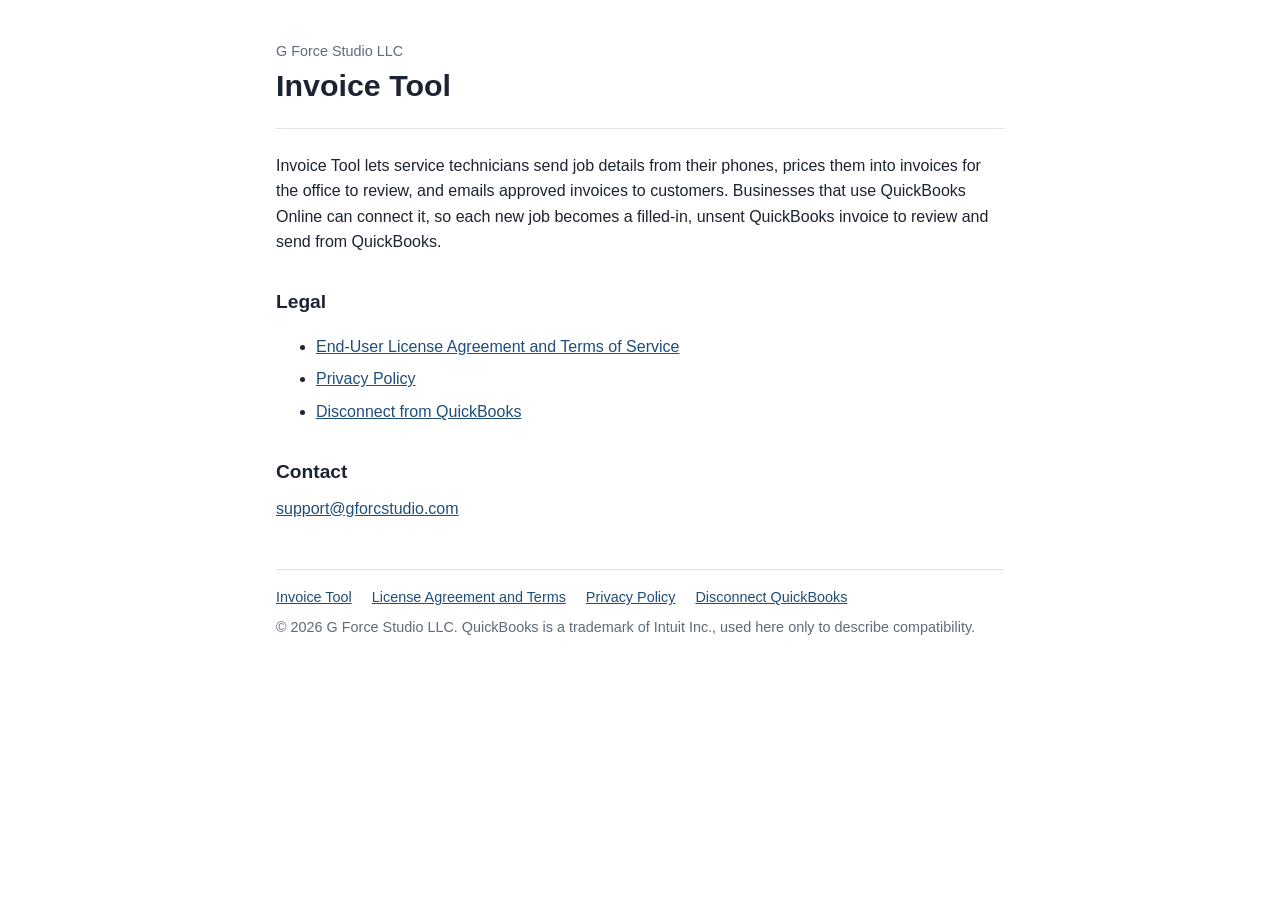
<file: index.html>
<!doctype html>
<html lang="en">
<head>
<meta charset="utf-8">
<meta name="viewport" content="width=device-width, initial-scale=1">
<title>Invoice Tool</title>
<meta name="description" content="Invoice Tool by G Force Studio LLC: technicians' job details to reviewed invoices, with optional QuickBooks Online connection.">
<link rel="stylesheet" href="style.css">
</head>
<body>
<main>
<header class="doc">
  <p class="kicker">G Force Studio LLC</p>
  <h1>Invoice Tool</h1>
</header>
<p>Invoice Tool lets service technicians send job details from their phones, prices them into invoices for the office to review, and emails approved invoices to customers. Businesses that use QuickBooks Online can connect it, so each new job becomes a filled-in, unsent QuickBooks invoice to review and send from QuickBooks.</p>
<h2>Legal</h2>
<ul>
  <li><a href="eula.html">End-User License Agreement and Terms of Service</a></li>
  <li><a href="privacy-policy.html">Privacy Policy</a></li>
  <li><a href="disconnect.html">Disconnect from QuickBooks</a></li>
</ul>
<h2>Contact</h2>
<p><a href="mailto:support@gforcstudio.com">support@gforcstudio.com</a></p>
<footer>
  <a href="index.html">Invoice Tool</a>
  <a href="eula.html">License Agreement and Terms</a>
  <a href="privacy-policy.html">Privacy Policy</a>
  <a href="disconnect.html">Disconnect QuickBooks</a>
  <p>© 2026 G Force Studio LLC. QuickBooks is a trademark of Intuit Inc., used here only to describe compatibility.</p>
</footer>
</main>
</body>
</html>
</file>
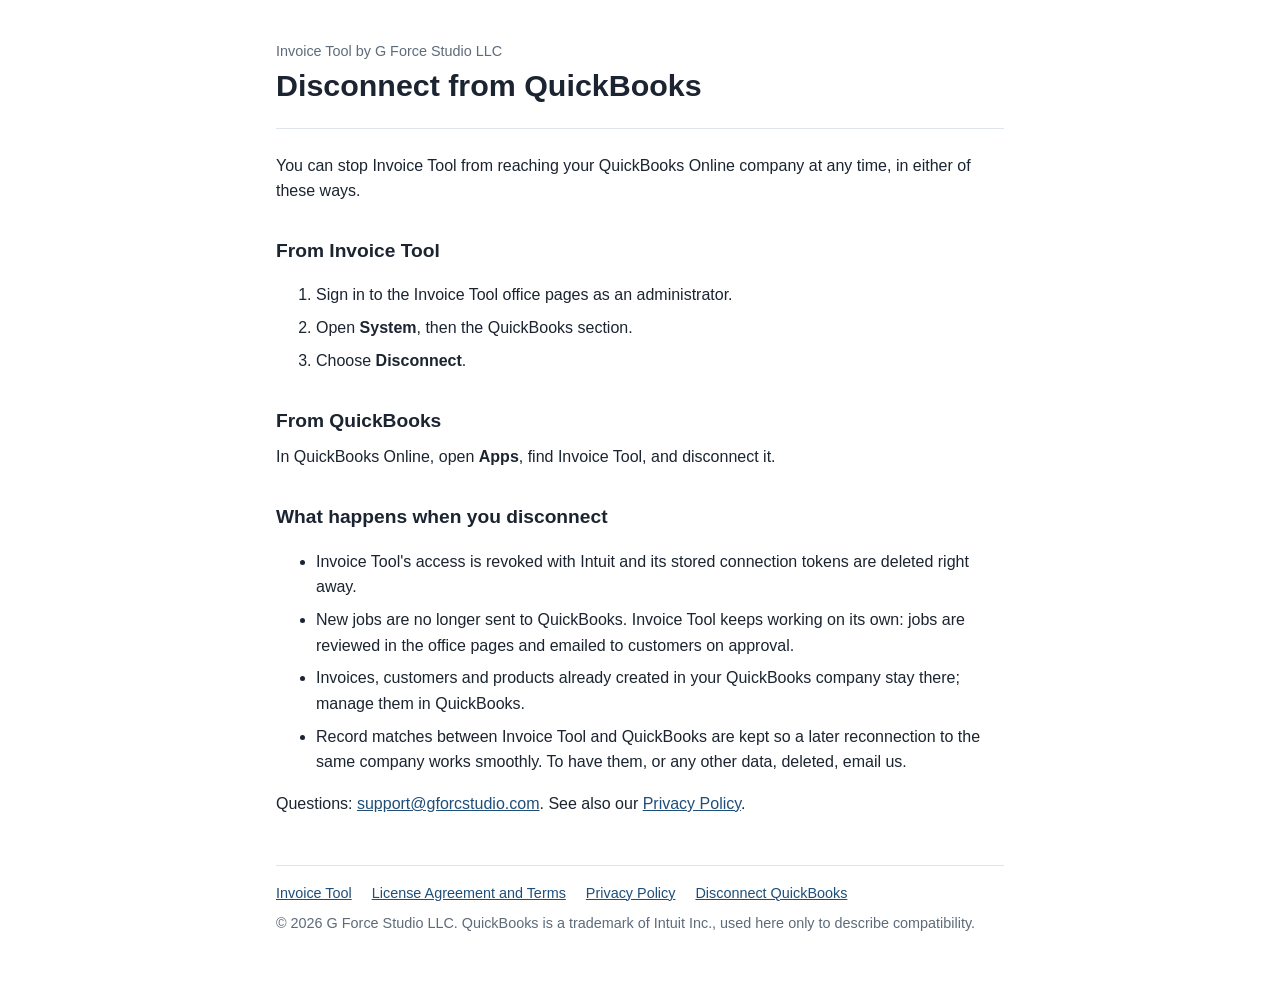
<file: disconnect.html>
<!doctype html>
<html lang="en">
<head>
<meta charset="utf-8">
<meta name="viewport" content="width=device-width, initial-scale=1">
<title>Disconnect QuickBooks</title>
<meta name="description" content="How to disconnect Invoice Tool from QuickBooks Online.">
<link rel="stylesheet" href="style.css">
</head>
<body>
<main>
<header class="doc">
  <p class="kicker">Invoice Tool by G Force Studio LLC</p>
  <h1>Disconnect from QuickBooks</h1>
</header>
<p>You can stop Invoice Tool from reaching your QuickBooks Online company at any time, in either of these ways.</p>
<h2>From Invoice Tool</h2>
<ol>
  <li>Sign in to the Invoice Tool office pages as an administrator.</li>
  <li>Open <strong>System</strong>, then the QuickBooks section.</li>
  <li>Choose <strong>Disconnect</strong>.</li>
</ol>
<h2>From QuickBooks</h2>
<p>In QuickBooks Online, open <strong>Apps</strong>, find Invoice Tool, and disconnect it.</p>
<h2>What happens when you disconnect</h2>
<ul>
  <li>Invoice Tool's access is revoked with Intuit and its stored connection tokens are deleted right away.</li>
  <li>New jobs are no longer sent to QuickBooks. Invoice Tool keeps working on its own: jobs are reviewed in the office pages and emailed to customers on approval.</li>
  <li>Invoices, customers and products already created in your QuickBooks company stay there; manage them in QuickBooks.</li>
  <li>Record matches between Invoice Tool and QuickBooks are kept so a later reconnection to the same company works smoothly. To have them, or any other data, deleted, email us.</li>
</ul>
<p>Questions: <a href="mailto:support@gforcstudio.com">support@gforcstudio.com</a>. See also our <a href="privacy-policy.html">Privacy Policy</a>.</p>
<footer>
  <a href="index.html">Invoice Tool</a>
  <a href="eula.html">License Agreement and Terms</a>
  <a href="privacy-policy.html">Privacy Policy</a>
  <a href="disconnect.html">Disconnect QuickBooks</a>
  <p>© 2026 G Force Studio LLC. QuickBooks is a trademark of Intuit Inc., used here only to describe compatibility.</p>
</footer>
</main>
</body>
</html>
</file>
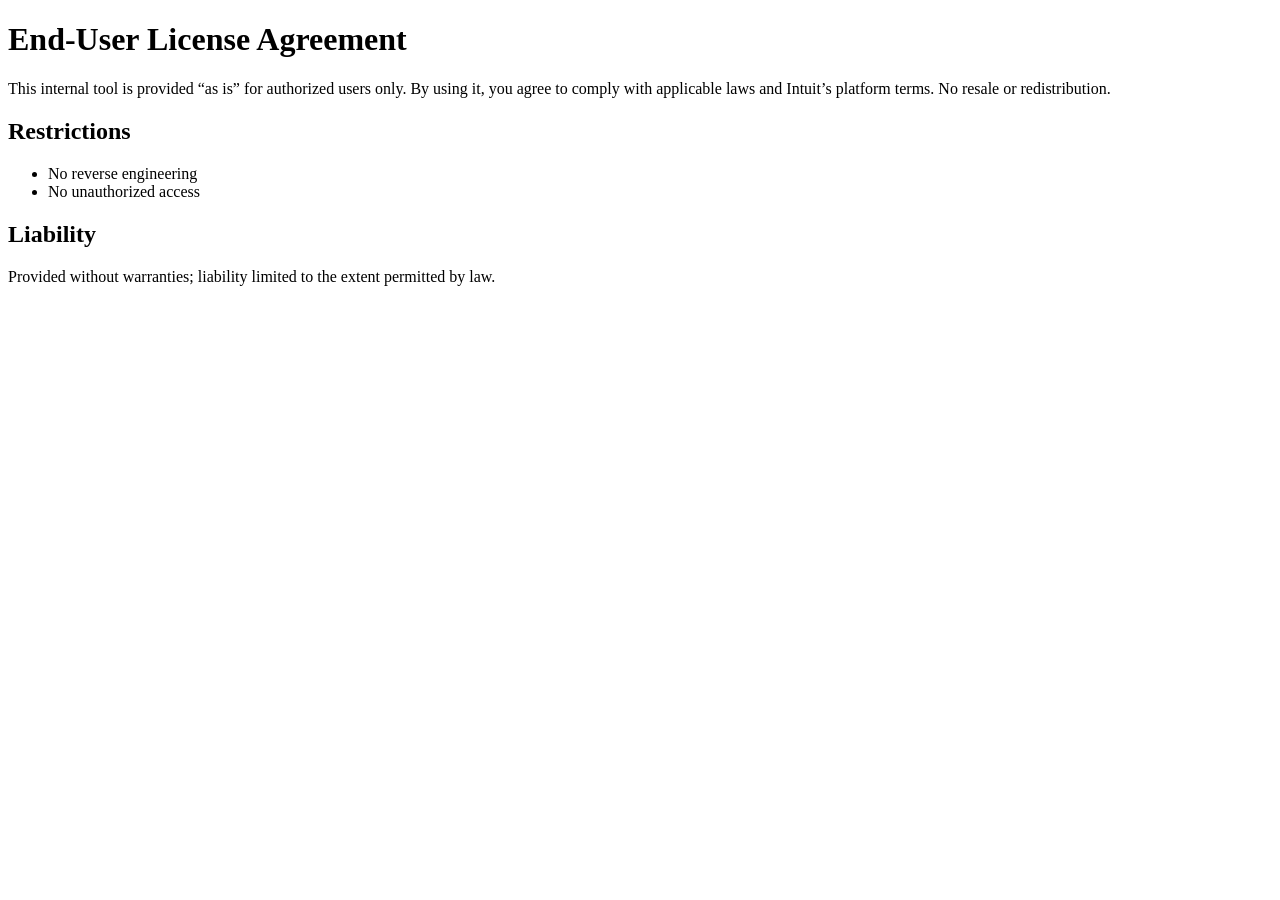
<file: end-user-license-agreement.html>
<!doctype html><html><head><meta charset="utf-8"><title>End-User License Agreement</title></head>
<body>
<h1>End-User License Agreement</h1>
<p>This internal tool is provided “as is” for authorized users only. By using it, you agree
to comply with applicable laws and Intuit’s platform terms. No resale or redistribution.</p>
<h2>Restrictions</h2>
<ul><li>No reverse engineering</li><li>No unauthorized access</li></ul>
<h2>Liability</h2>
<p>Provided without warranties; liability limited to the extent permitted by law.</p>
</body></html>
</file>
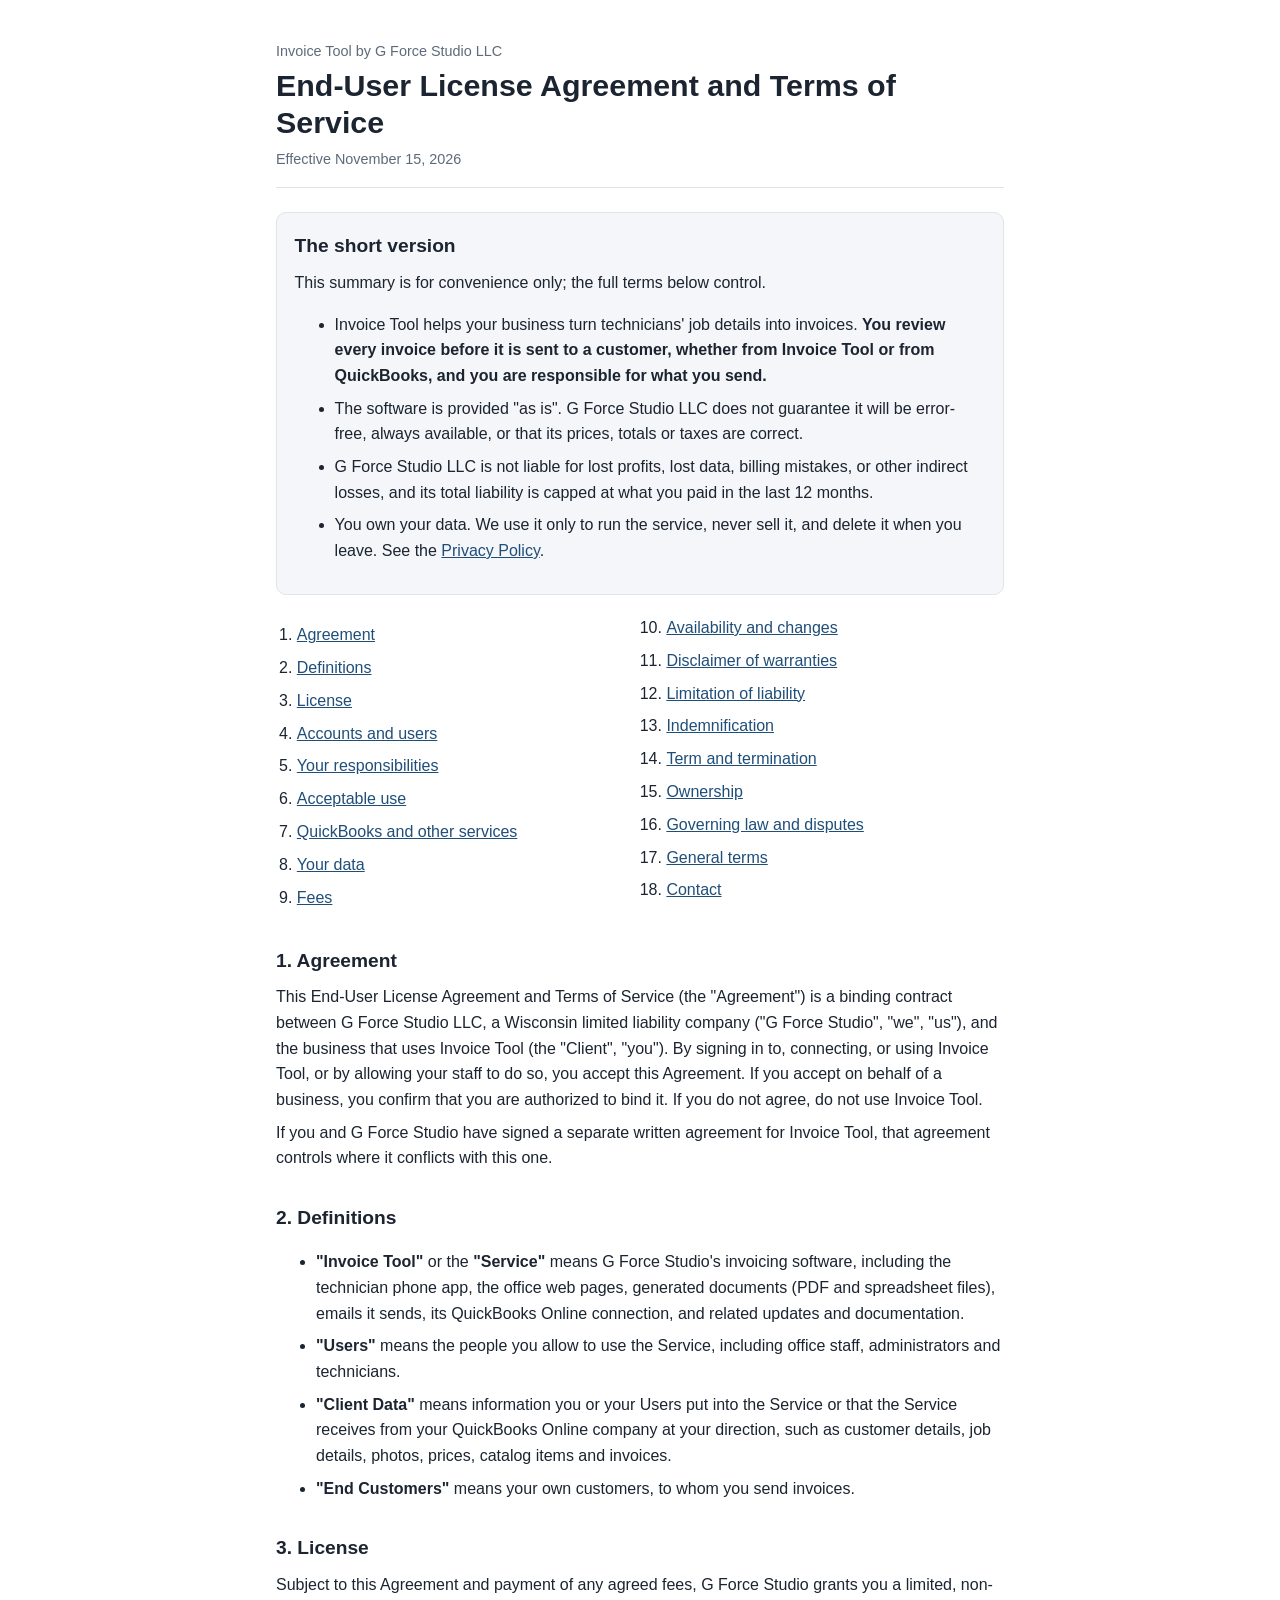
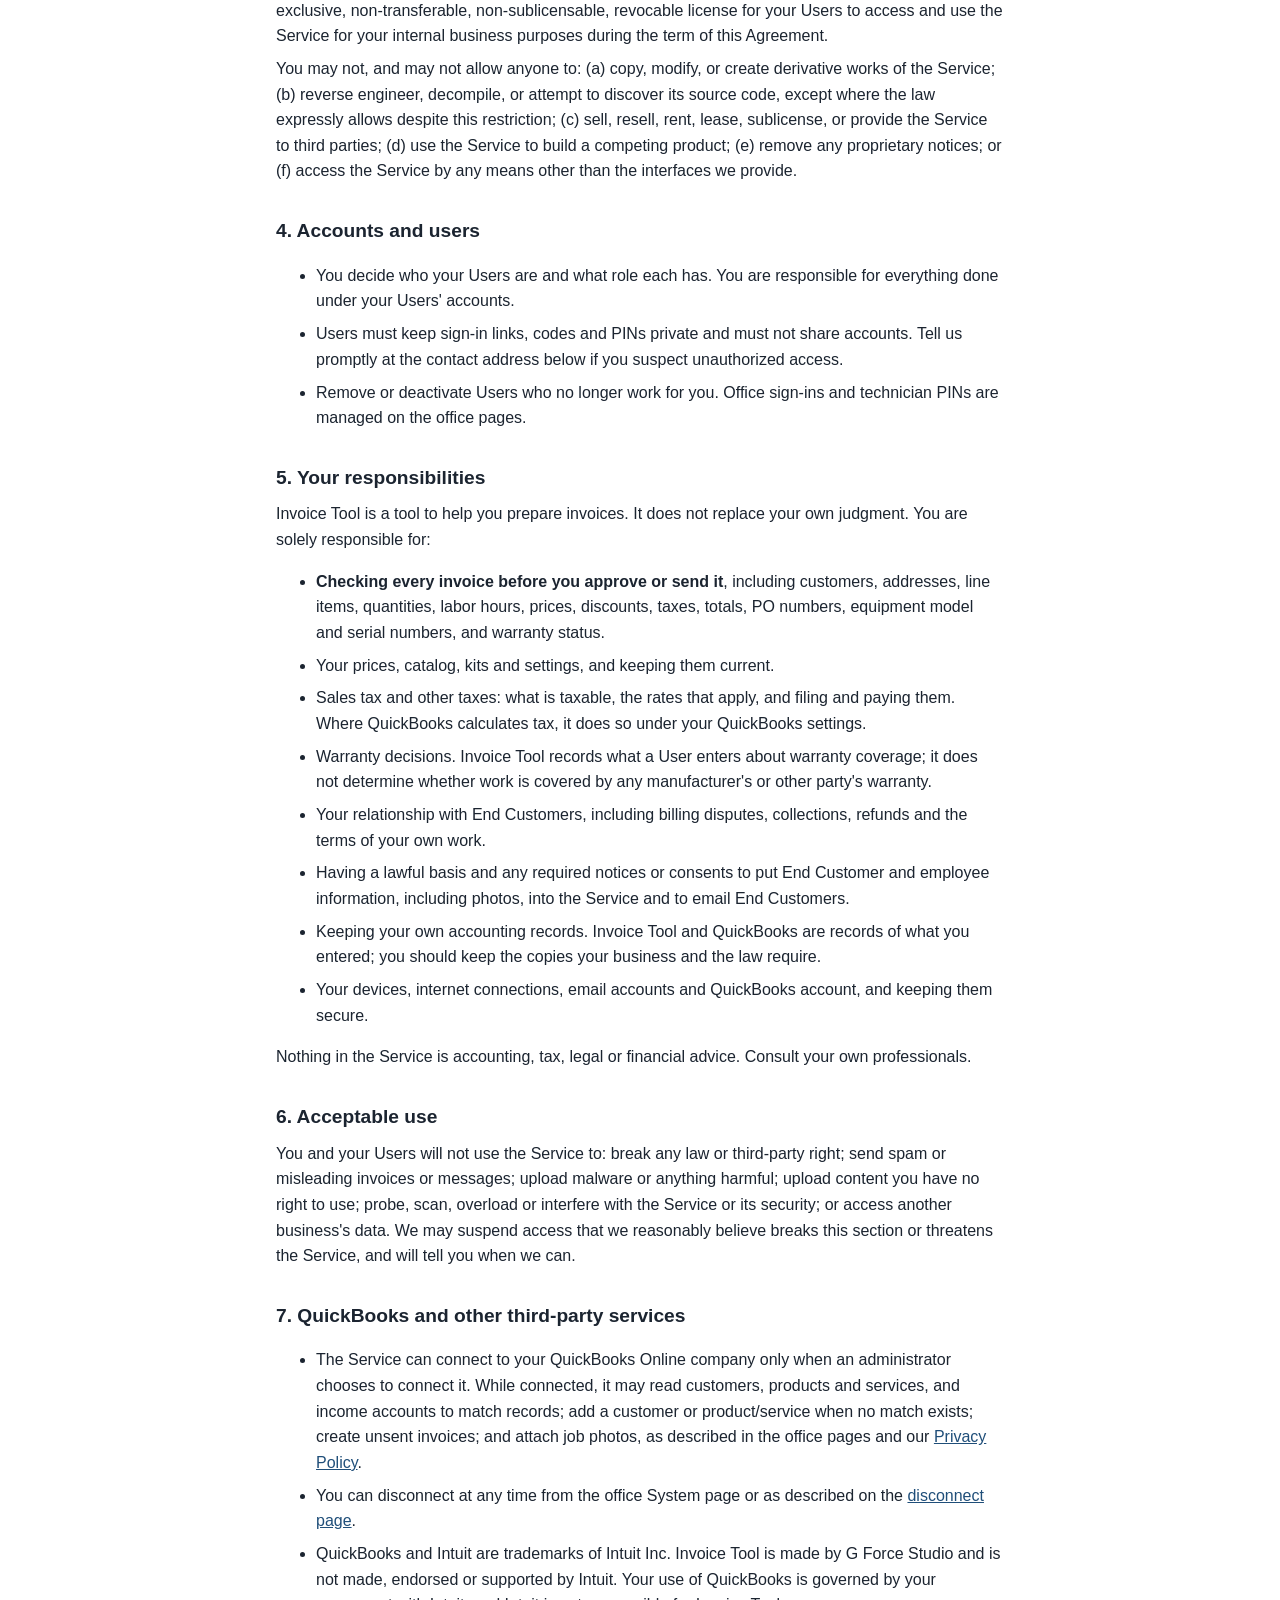
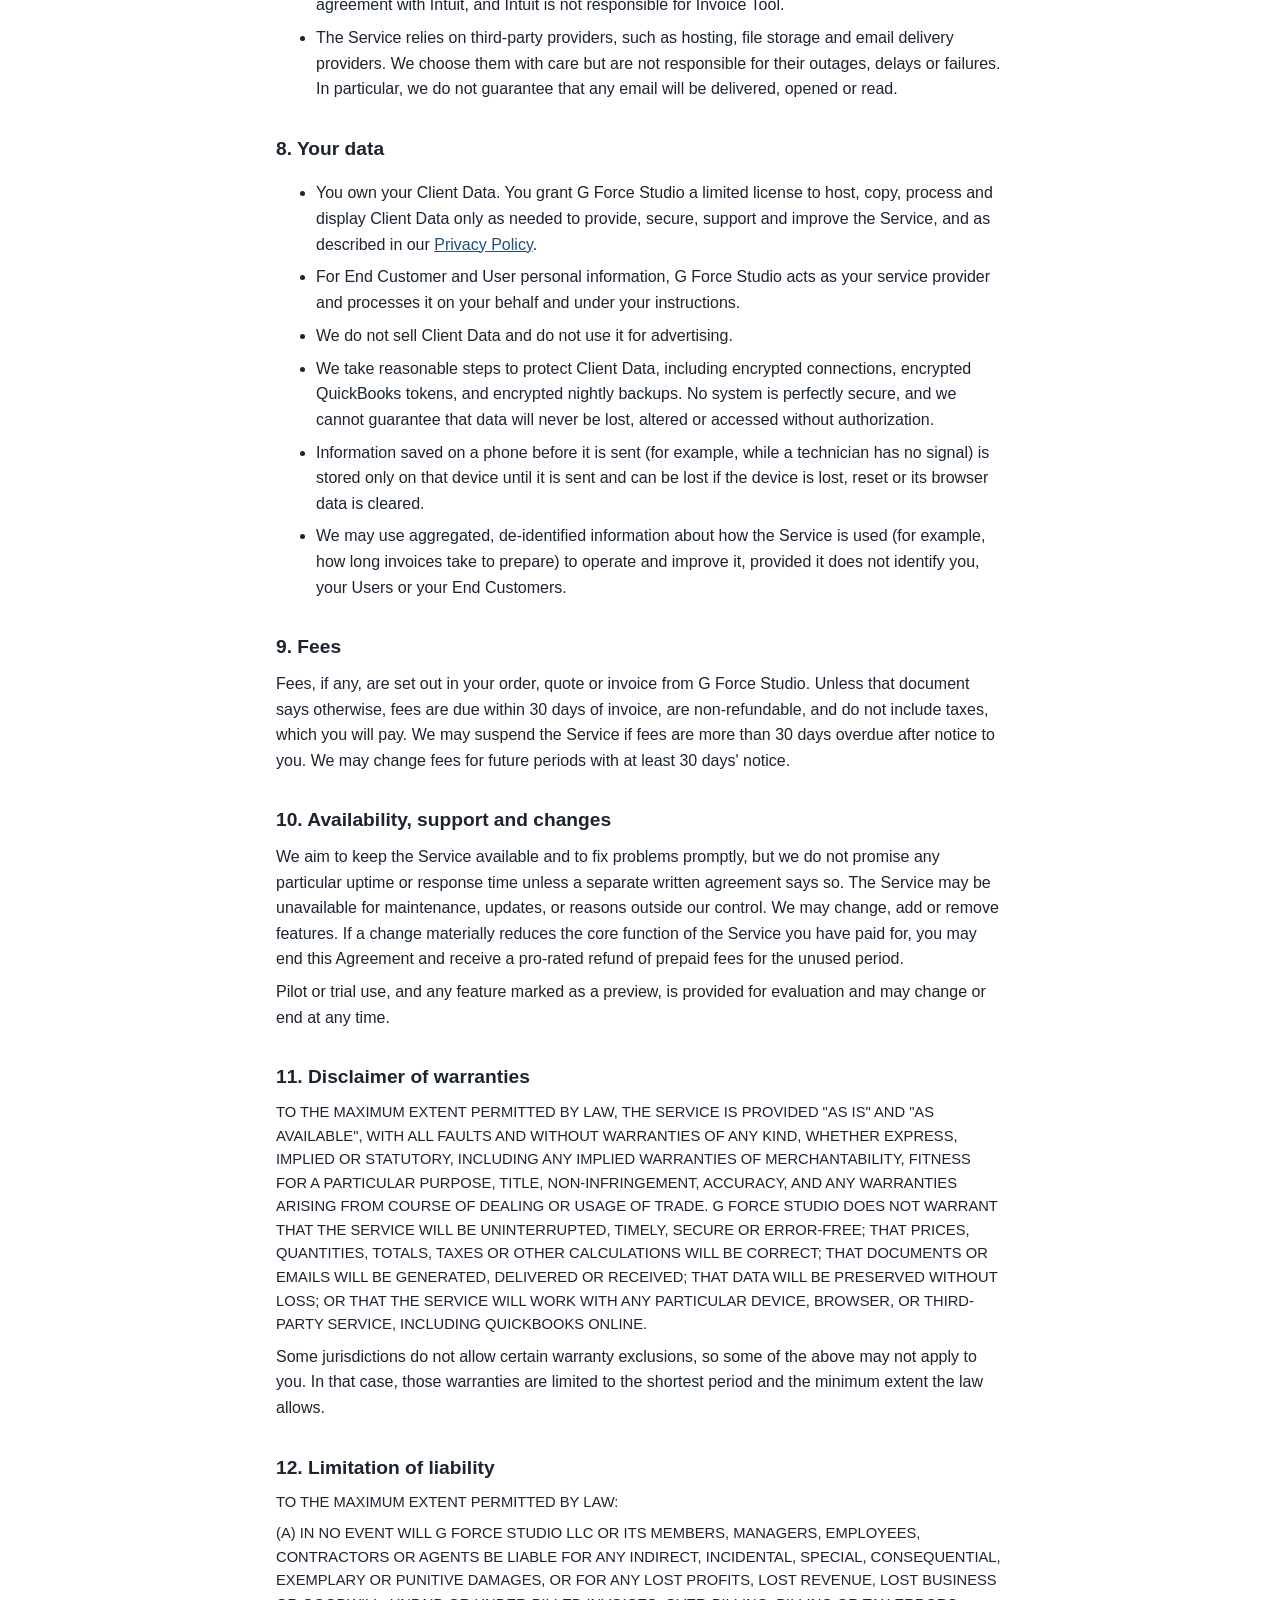
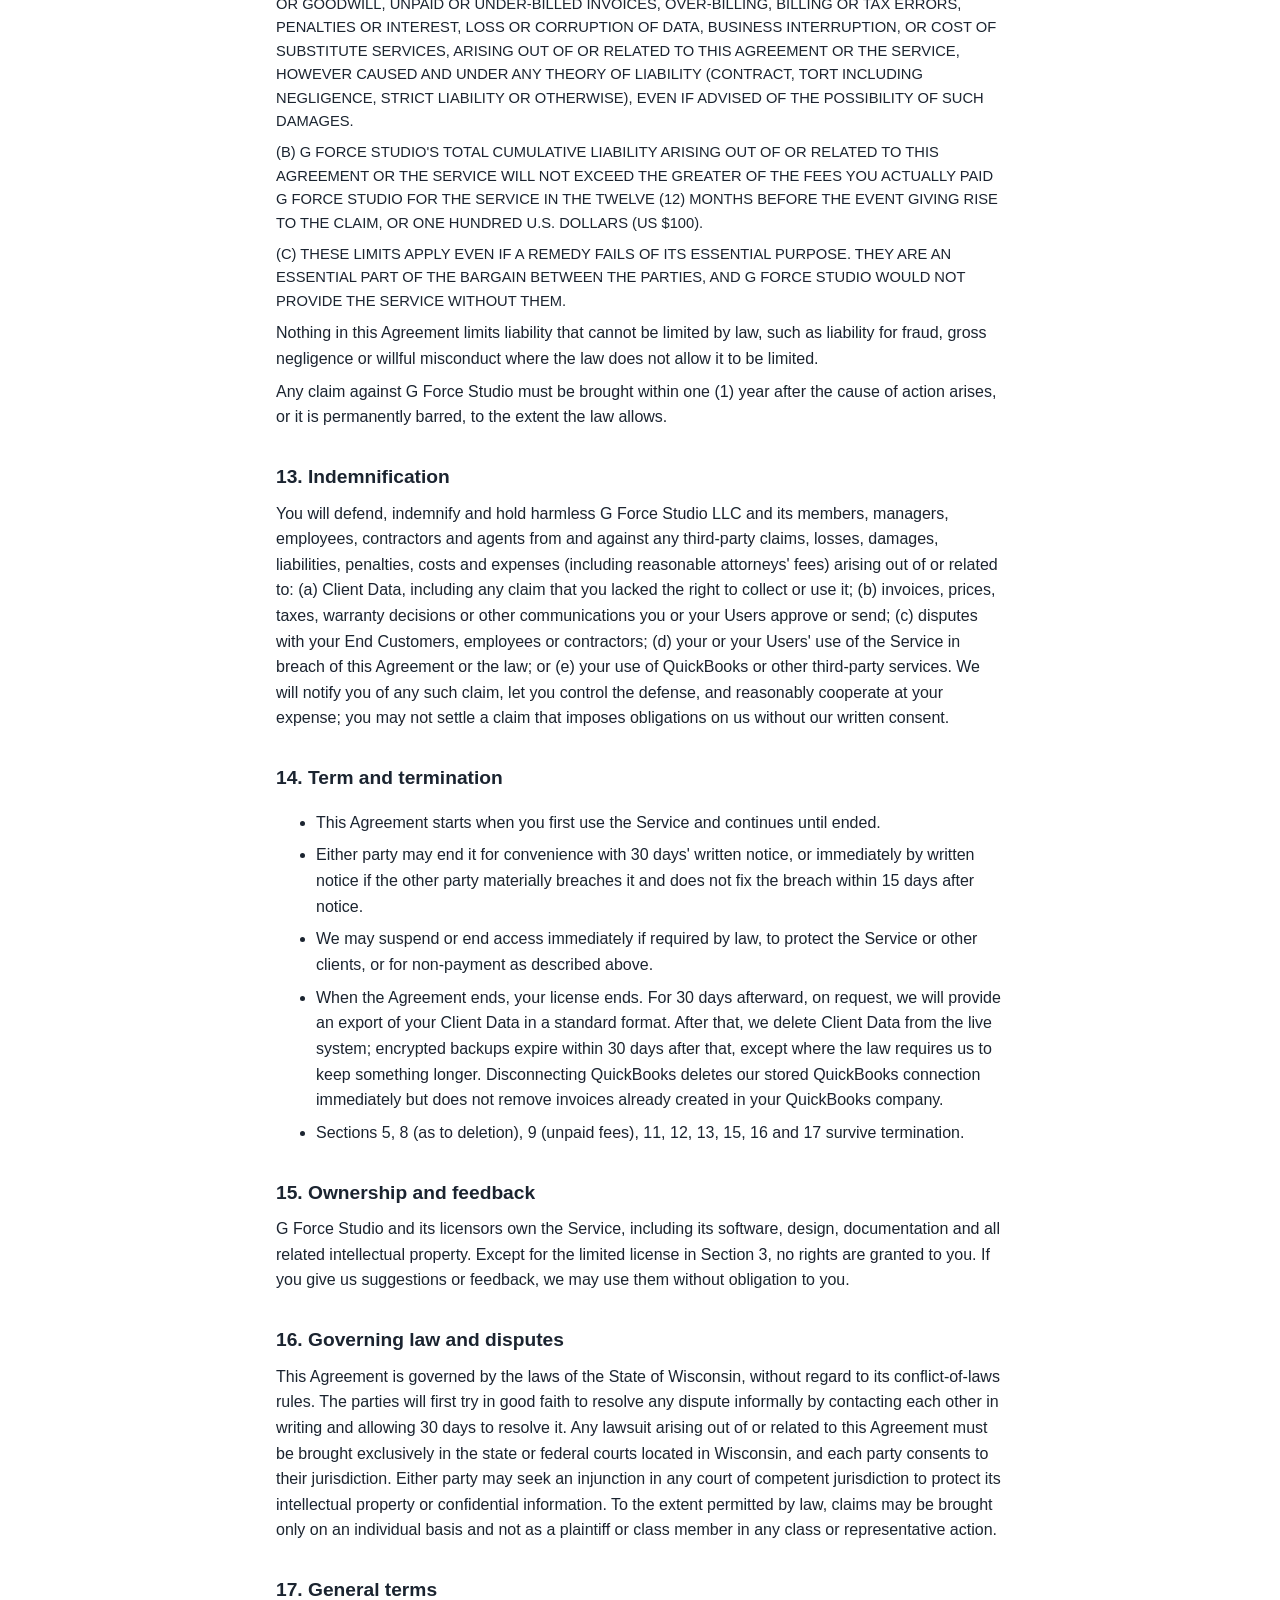
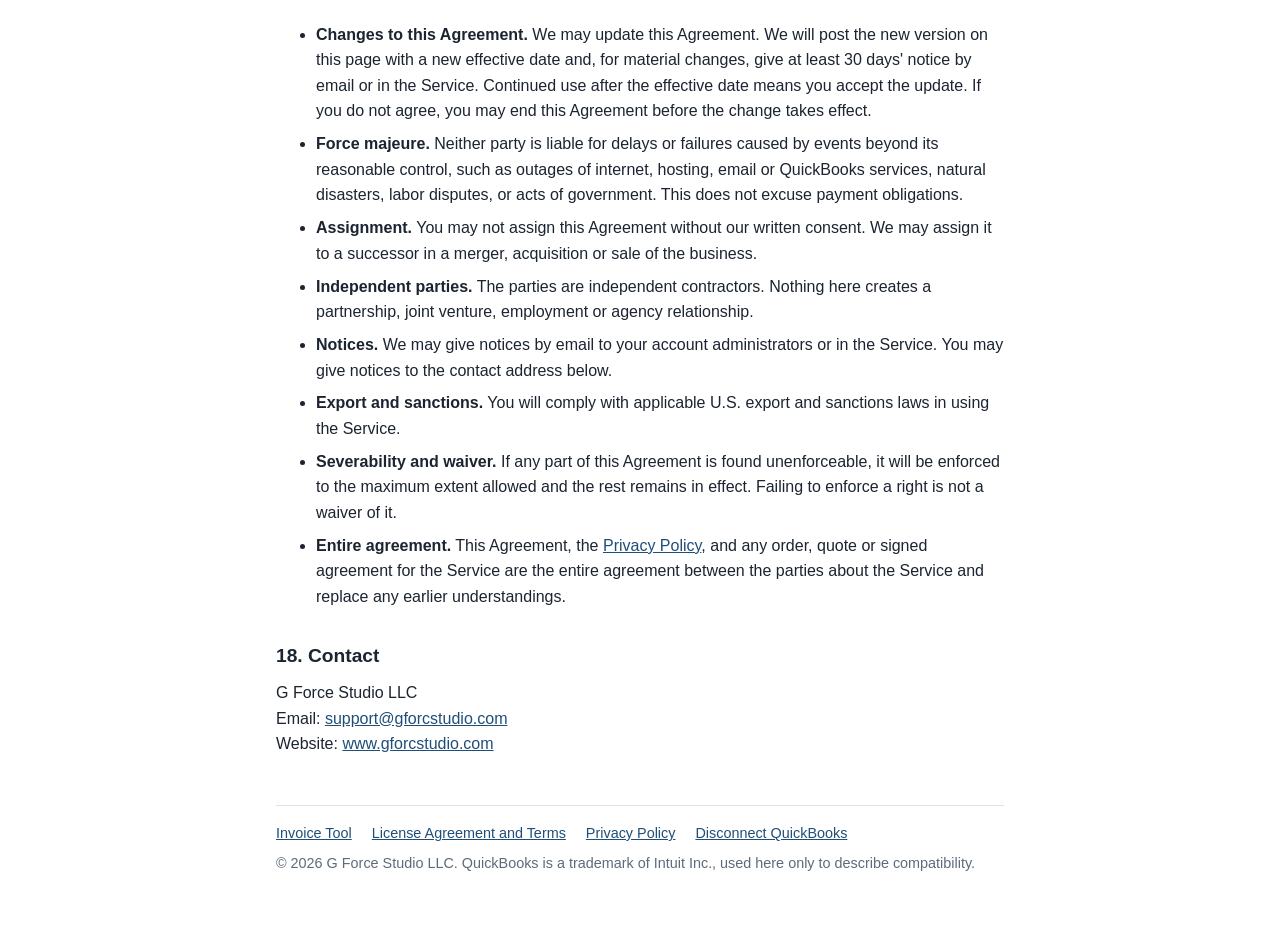
<file: eula.html>
<!doctype html>
<html lang="en">
<head>
<meta charset="utf-8">
<meta name="viewport" content="width=device-width, initial-scale=1">
<title>Invoice Tool License Agreement</title>
<meta name="description" content="End-User License Agreement and Terms of Service for Invoice Tool by G Force Studio LLC.">
<link rel="stylesheet" href="style.css">
</head>
<body>
<main>
<header class="doc">
  <p class="kicker">Invoice Tool by G Force Studio LLC</p>
  <h1>End-User License Agreement and Terms of Service</h1>
  <p class="meta">Effective November 15, 2026</p>
</header>

<div class="summary">
  <h2>The short version</h2>
  <p>This summary is for convenience only; the full terms below control.</p>
  <ul>
    <li>Invoice Tool helps your business turn technicians' job details into invoices. <strong>You review every invoice before it is sent to a customer, whether from Invoice Tool or from QuickBooks, and you are responsible for what you send.</strong></li>
    <li>The software is provided "as is". G Force Studio LLC does not guarantee it will be error-free, always available, or that its prices, totals or taxes are correct.</li>
    <li>G Force Studio LLC is not liable for lost profits, lost data, billing mistakes, or other indirect losses, and its total liability is capped at what you paid in the last 12 months.</li>
    <li>You own your data. We use it only to run the service, never sell it, and delete it when you leave. See the <a href="privacy-policy.html">Privacy Policy</a>.</li>
  </ul>
</div>

<nav class="toc" aria-label="Sections">
  <ol>
    <li><a href="#agreement">Agreement</a></li>
    <li><a href="#definitions">Definitions</a></li>
    <li><a href="#license">License</a></li>
    <li><a href="#accounts">Accounts and users</a></li>
    <li><a href="#responsibilities">Your responsibilities</a></li>
    <li><a href="#acceptable-use">Acceptable use</a></li>
    <li><a href="#quickbooks">QuickBooks and other services</a></li>
    <li><a href="#data">Your data</a></li>
    <li><a href="#fees">Fees</a></li>
    <li><a href="#availability">Availability and changes</a></li>
    <li><a href="#warranty">Disclaimer of warranties</a></li>
    <li><a href="#liability">Limitation of liability</a></li>
    <li><a href="#indemnity">Indemnification</a></li>
    <li><a href="#termination">Term and termination</a></li>
    <li><a href="#ip">Ownership</a></li>
    <li><a href="#law">Governing law and disputes</a></li>
    <li><a href="#general">General terms</a></li>
    <li><a href="#contact">Contact</a></li>
  </ol>
</nav>

<h2 id="agreement">1. Agreement</h2>
<p>This End-User License Agreement and Terms of Service (the "Agreement") is a binding contract between G Force Studio LLC, a Wisconsin limited liability company ("G Force Studio", "we", "us"), and the business that uses Invoice Tool (the "Client", "you"). By signing in to, connecting, or using Invoice Tool, or by allowing your staff to do so, you accept this Agreement. If you accept on behalf of a business, you confirm that you are authorized to bind it. If you do not agree, do not use Invoice Tool.</p>
<p>If you and G Force Studio have signed a separate written agreement for Invoice Tool, that agreement controls where it conflicts with this one.</p>

<h2 id="definitions">2. Definitions</h2>
<ul>
  <li><strong>"Invoice Tool"</strong> or the <strong>"Service"</strong> means G Force Studio's invoicing software, including the technician phone app, the office web pages, generated documents (PDF and spreadsheet files), emails it sends, its QuickBooks Online connection, and related updates and documentation.</li>
  <li><strong>"Users"</strong> means the people you allow to use the Service, including office staff, administrators and technicians.</li>
  <li><strong>"Client Data"</strong> means information you or your Users put into the Service or that the Service receives from your QuickBooks Online company at your direction, such as customer details, job details, photos, prices, catalog items and invoices.</li>
  <li><strong>"End Customers"</strong> means your own customers, to whom you send invoices.</li>
</ul>

<h2 id="license">3. License</h2>
<p>Subject to this Agreement and payment of any agreed fees, G Force Studio grants you a limited, non-exclusive, non-transferable, non-sublicensable, revocable license for your Users to access and use the Service for your internal business purposes during the term of this Agreement.</p>
<p>You may not, and may not allow anyone to: (a) copy, modify, or create derivative works of the Service; (b) reverse engineer, decompile, or attempt to discover its source code, except where the law expressly allows despite this restriction; (c) sell, resell, rent, lease, sublicense, or provide the Service to third parties; (d) use the Service to build a competing product; (e) remove any proprietary notices; or (f) access the Service by any means other than the interfaces we provide.</p>

<h2 id="accounts">4. Accounts and users</h2>
<ul>
  <li>You decide who your Users are and what role each has. You are responsible for everything done under your Users' accounts.</li>
  <li>Users must keep sign-in links, codes and PINs private and must not share accounts. Tell us promptly at the contact address below if you suspect unauthorized access.</li>
  <li>Remove or deactivate Users who no longer work for you. Office sign-ins and technician PINs are managed on the office pages.</li>
</ul>

<h2 id="responsibilities">5. Your responsibilities</h2>
<p>Invoice Tool is a tool to help you prepare invoices. It does not replace your own judgment. You are solely responsible for:</p>
<ul>
  <li><strong>Checking every invoice before you approve or send it</strong>, including customers, addresses, line items, quantities, labor hours, prices, discounts, taxes, totals, PO numbers, equipment model and serial numbers, and warranty status.</li>
  <li>Your prices, catalog, kits and settings, and keeping them current.</li>
  <li>Sales tax and other taxes: what is taxable, the rates that apply, and filing and paying them. Where QuickBooks calculates tax, it does so under your QuickBooks settings.</li>
  <li>Warranty decisions. Invoice Tool records what a User enters about warranty coverage; it does not determine whether work is covered by any manufacturer's or other party's warranty.</li>
  <li>Your relationship with End Customers, including billing disputes, collections, refunds and the terms of your own work.</li>
  <li>Having a lawful basis and any required notices or consents to put End Customer and employee information, including photos, into the Service and to email End Customers.</li>
  <li>Keeping your own accounting records. Invoice Tool and QuickBooks are records of what you entered; you should keep the copies your business and the law require.</li>
  <li>Your devices, internet connections, email accounts and QuickBooks account, and keeping them secure.</li>
</ul>
<p>Nothing in the Service is accounting, tax, legal or financial advice. Consult your own professionals.</p>

<h2 id="acceptable-use">6. Acceptable use</h2>
<p>You and your Users will not use the Service to: break any law or third-party right; send spam or misleading invoices or messages; upload malware or anything harmful; upload content you have no right to use; probe, scan, overload or interfere with the Service or its security; or access another business's data. We may suspend access that we reasonably believe breaks this section or threatens the Service, and will tell you when we can.</p>

<h2 id="quickbooks">7. QuickBooks and other third-party services</h2>
<ul>
  <li>The Service can connect to your QuickBooks Online company only when an administrator chooses to connect it. While connected, it may read customers, products and services, and income accounts to match records; add a customer or product/service when no match exists; create unsent invoices; and attach job photos, as described in the office pages and our <a href="privacy-policy.html">Privacy Policy</a>.</li>
  <li>You can disconnect at any time from the office System page or as described on the <a href="disconnect.html">disconnect page</a>.</li>
  <li>QuickBooks and Intuit are trademarks of Intuit Inc. Invoice Tool is made by G Force Studio and is not made, endorsed or supported by Intuit. Your use of QuickBooks is governed by your agreement with Intuit, and Intuit is not responsible for Invoice Tool.</li>
  <li>The Service relies on third-party providers, such as hosting, file storage and email delivery providers. We choose them with care but are not responsible for their outages, delays or failures. In particular, we do not guarantee that any email will be delivered, opened or read.</li>
</ul>

<h2 id="data">8. Your data</h2>
<ul>
  <li>You own your Client Data. You grant G Force Studio a limited license to host, copy, process and display Client Data only as needed to provide, secure, support and improve the Service, and as described in our <a href="privacy-policy.html">Privacy Policy</a>.</li>
  <li>For End Customer and User personal information, G Force Studio acts as your service provider and processes it on your behalf and under your instructions.</li>
  <li>We do not sell Client Data and do not use it for advertising.</li>
  <li>We take reasonable steps to protect Client Data, including encrypted connections, encrypted QuickBooks tokens, and encrypted nightly backups. No system is perfectly secure, and we cannot guarantee that data will never be lost, altered or accessed without authorization.</li>
  <li>Information saved on a phone before it is sent (for example, while a technician has no signal) is stored only on that device until it is sent and can be lost if the device is lost, reset or its browser data is cleared.</li>
  <li>We may use aggregated, de-identified information about how the Service is used (for example, how long invoices take to prepare) to operate and improve it, provided it does not identify you, your Users or your End Customers.</li>
</ul>

<h2 id="fees">9. Fees</h2>
<p>Fees, if any, are set out in your order, quote or invoice from G Force Studio. Unless that document says otherwise, fees are due within 30 days of invoice, are non-refundable, and do not include taxes, which you will pay. We may suspend the Service if fees are more than 30 days overdue after notice to you. We may change fees for future periods with at least 30 days' notice.</p>

<h2 id="availability">10. Availability, support and changes</h2>
<p>We aim to keep the Service available and to fix problems promptly, but we do not promise any particular uptime or response time unless a separate written agreement says so. The Service may be unavailable for maintenance, updates, or reasons outside our control. We may change, add or remove features. If a change materially reduces the core function of the Service you have paid for, you may end this Agreement and receive a pro-rated refund of prepaid fees for the unused period.</p>
<p>Pilot or trial use, and any feature marked as a preview, is provided for evaluation and may change or end at any time.</p>

<h2 id="warranty">11. Disclaimer of warranties</h2>
<p class="caps">To the maximum extent permitted by law, the Service is provided "as is" and "as available", with all faults and without warranties of any kind, whether express, implied or statutory, including any implied warranties of merchantability, fitness for a particular purpose, title, non-infringement, accuracy, and any warranties arising from course of dealing or usage of trade. G Force Studio does not warrant that the Service will be uninterrupted, timely, secure or error-free; that prices, quantities, totals, taxes or other calculations will be correct; that documents or emails will be generated, delivered or received; that data will be preserved without loss; or that the Service will work with any particular device, browser, or third-party service, including QuickBooks Online.</p>
<p>Some jurisdictions do not allow certain warranty exclusions, so some of the above may not apply to you. In that case, those warranties are limited to the shortest period and the minimum extent the law allows.</p>

<h2 id="liability">12. Limitation of liability</h2>
<p class="caps">To the maximum extent permitted by law:</p>
<p class="caps">(a) In no event will G Force Studio LLC or its members, managers, employees, contractors or agents be liable for any indirect, incidental, special, consequential, exemplary or punitive damages, or for any lost profits, lost revenue, lost business or goodwill, unpaid or under-billed invoices, over-billing, billing or tax errors, penalties or interest, loss or corruption of data, business interruption, or cost of substitute services, arising out of or related to this Agreement or the Service, however caused and under any theory of liability (contract, tort including negligence, strict liability or otherwise), even if advised of the possibility of such damages.</p>
<p class="caps">(b) G Force Studio's total cumulative liability arising out of or related to this Agreement or the Service will not exceed the greater of the fees you actually paid G Force Studio for the Service in the twelve (12) months before the event giving rise to the claim, or one hundred U.S. dollars (US $100).</p>
<p class="caps">(c) These limits apply even if a remedy fails of its essential purpose. They are an essential part of the bargain between the parties, and G Force Studio would not provide the Service without them.</p>
<p>Nothing in this Agreement limits liability that cannot be limited by law, such as liability for fraud, gross negligence or willful misconduct where the law does not allow it to be limited.</p>
<p>Any claim against G Force Studio must be brought within one (1) year after the cause of action arises, or it is permanently barred, to the extent the law allows.</p>

<h2 id="indemnity">13. Indemnification</h2>
<p>You will defend, indemnify and hold harmless G Force Studio LLC and its members, managers, employees, contractors and agents from and against any third-party claims, losses, damages, liabilities, penalties, costs and expenses (including reasonable attorneys' fees) arising out of or related to: (a) Client Data, including any claim that you lacked the right to collect or use it; (b) invoices, prices, taxes, warranty decisions or other communications you or your Users approve or send; (c) disputes with your End Customers, employees or contractors; (d) your or your Users' use of the Service in breach of this Agreement or the law; or (e) your use of QuickBooks or other third-party services. We will notify you of any such claim, let you control the defense, and reasonably cooperate at your expense; you may not settle a claim that imposes obligations on us without our written consent.</p>

<h2 id="termination">14. Term and termination</h2>
<ul>
  <li>This Agreement starts when you first use the Service and continues until ended.</li>
  <li>Either party may end it for convenience with 30 days' written notice, or immediately by written notice if the other party materially breaches it and does not fix the breach within 15 days after notice.</li>
  <li>We may suspend or end access immediately if required by law, to protect the Service or other clients, or for non-payment as described above.</li>
  <li>When the Agreement ends, your license ends. For 30 days afterward, on request, we will provide an export of your Client Data in a standard format. After that, we delete Client Data from the live system; encrypted backups expire within 30 days after that, except where the law requires us to keep something longer. Disconnecting QuickBooks deletes our stored QuickBooks connection immediately but does not remove invoices already created in your QuickBooks company.</li>
  <li>Sections 5, 8 (as to deletion), 9 (unpaid fees), 11, 12, 13, 15, 16 and 17 survive termination.</li>
</ul>

<h2 id="ip">15. Ownership and feedback</h2>
<p>G Force Studio and its licensors own the Service, including its software, design, documentation and all related intellectual property. Except for the limited license in Section 3, no rights are granted to you. If you give us suggestions or feedback, we may use them without obligation to you.</p>

<h2 id="law">16. Governing law and disputes</h2>
<p>This Agreement is governed by the laws of the State of Wisconsin, without regard to its conflict-of-laws rules. The parties will first try in good faith to resolve any dispute informally by contacting each other in writing and allowing 30 days to resolve it. Any lawsuit arising out of or related to this Agreement must be brought exclusively in the state or federal courts located in Wisconsin, and each party consents to their jurisdiction. Either party may seek an injunction in any court of competent jurisdiction to protect its intellectual property or confidential information. To the extent permitted by law, claims may be brought only on an individual basis and not as a plaintiff or class member in any class or representative action.</p>

<h2 id="general">17. General terms</h2>
<ul>
  <li><strong>Changes to this Agreement.</strong> We may update this Agreement. We will post the new version on this page with a new effective date and, for material changes, give at least 30 days' notice by email or in the Service. Continued use after the effective date means you accept the update. If you do not agree, you may end this Agreement before the change takes effect.</li>
  <li><strong>Force majeure.</strong> Neither party is liable for delays or failures caused by events beyond its reasonable control, such as outages of internet, hosting, email or QuickBooks services, natural disasters, labor disputes, or acts of government. This does not excuse payment obligations.</li>
  <li><strong>Assignment.</strong> You may not assign this Agreement without our written consent. We may assign it to a successor in a merger, acquisition or sale of the business.</li>
  <li><strong>Independent parties.</strong> The parties are independent contractors. Nothing here creates a partnership, joint venture, employment or agency relationship.</li>
  <li><strong>Notices.</strong> We may give notices by email to your account administrators or in the Service. You may give notices to the contact address below.</li>
  <li><strong>Export and sanctions.</strong> You will comply with applicable U.S. export and sanctions laws in using the Service.</li>
  <li><strong>Severability and waiver.</strong> If any part of this Agreement is found unenforceable, it will be enforced to the maximum extent allowed and the rest remains in effect. Failing to enforce a right is not a waiver of it.</li>
  <li><strong>Entire agreement.</strong> This Agreement, the <a href="privacy-policy.html">Privacy Policy</a>, and any order, quote or signed agreement for the Service are the entire agreement between the parties about the Service and replace any earlier understandings.</li>
</ul>

<h2 id="contact">18. Contact</h2>
<p>G Force Studio LLC<br>
Email: <a href="mailto:support@gforcstudio.com">support@gforcstudio.com</a><br>
Website: <a href="https://www.gforcstudio.com">www.gforcstudio.com</a></p>

<footer>
  <a href="index.html">Invoice Tool</a>
  <a href="eula.html">License Agreement and Terms</a>
  <a href="privacy-policy.html">Privacy Policy</a>
  <a href="disconnect.html">Disconnect QuickBooks</a>
  <p>© 2026 G Force Studio LLC. QuickBooks is a trademark of Intuit Inc., used here only to describe compatibility.</p>
</footer>
</main>
</body>
</html>
</file>
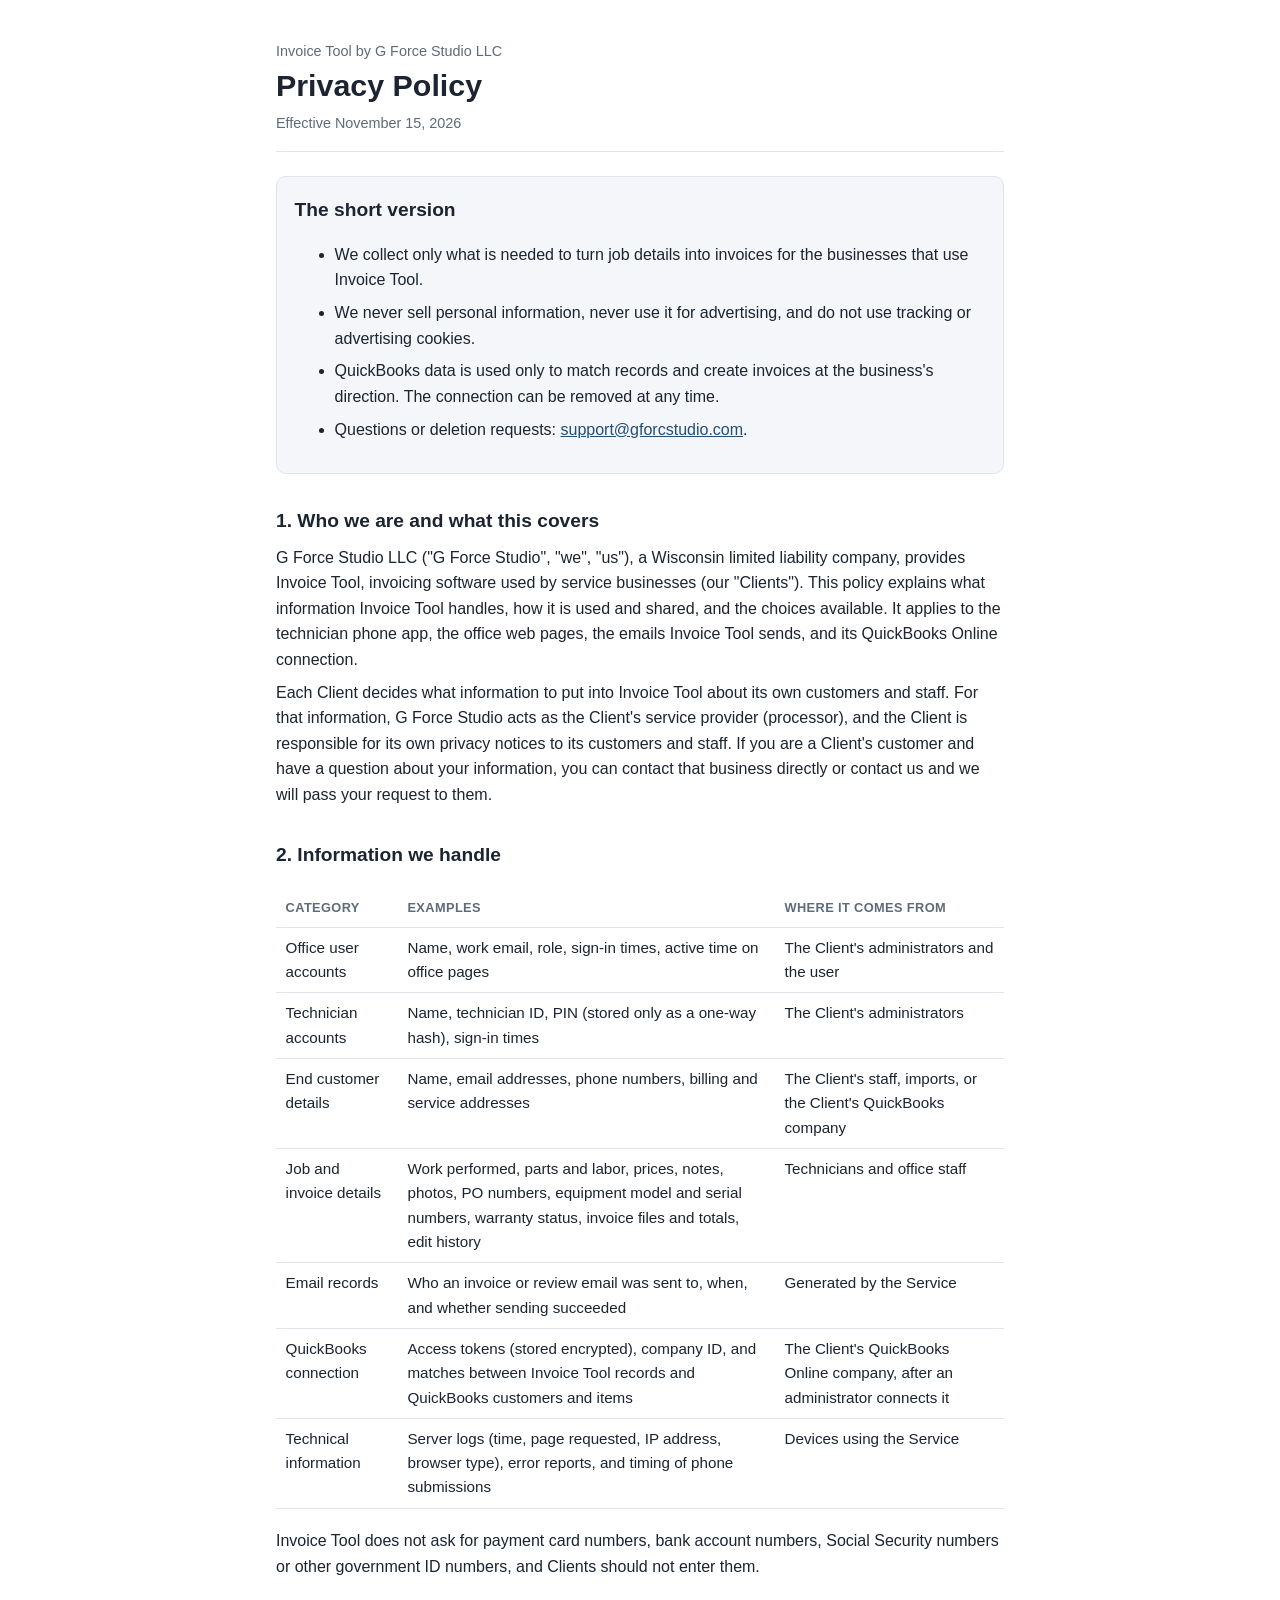
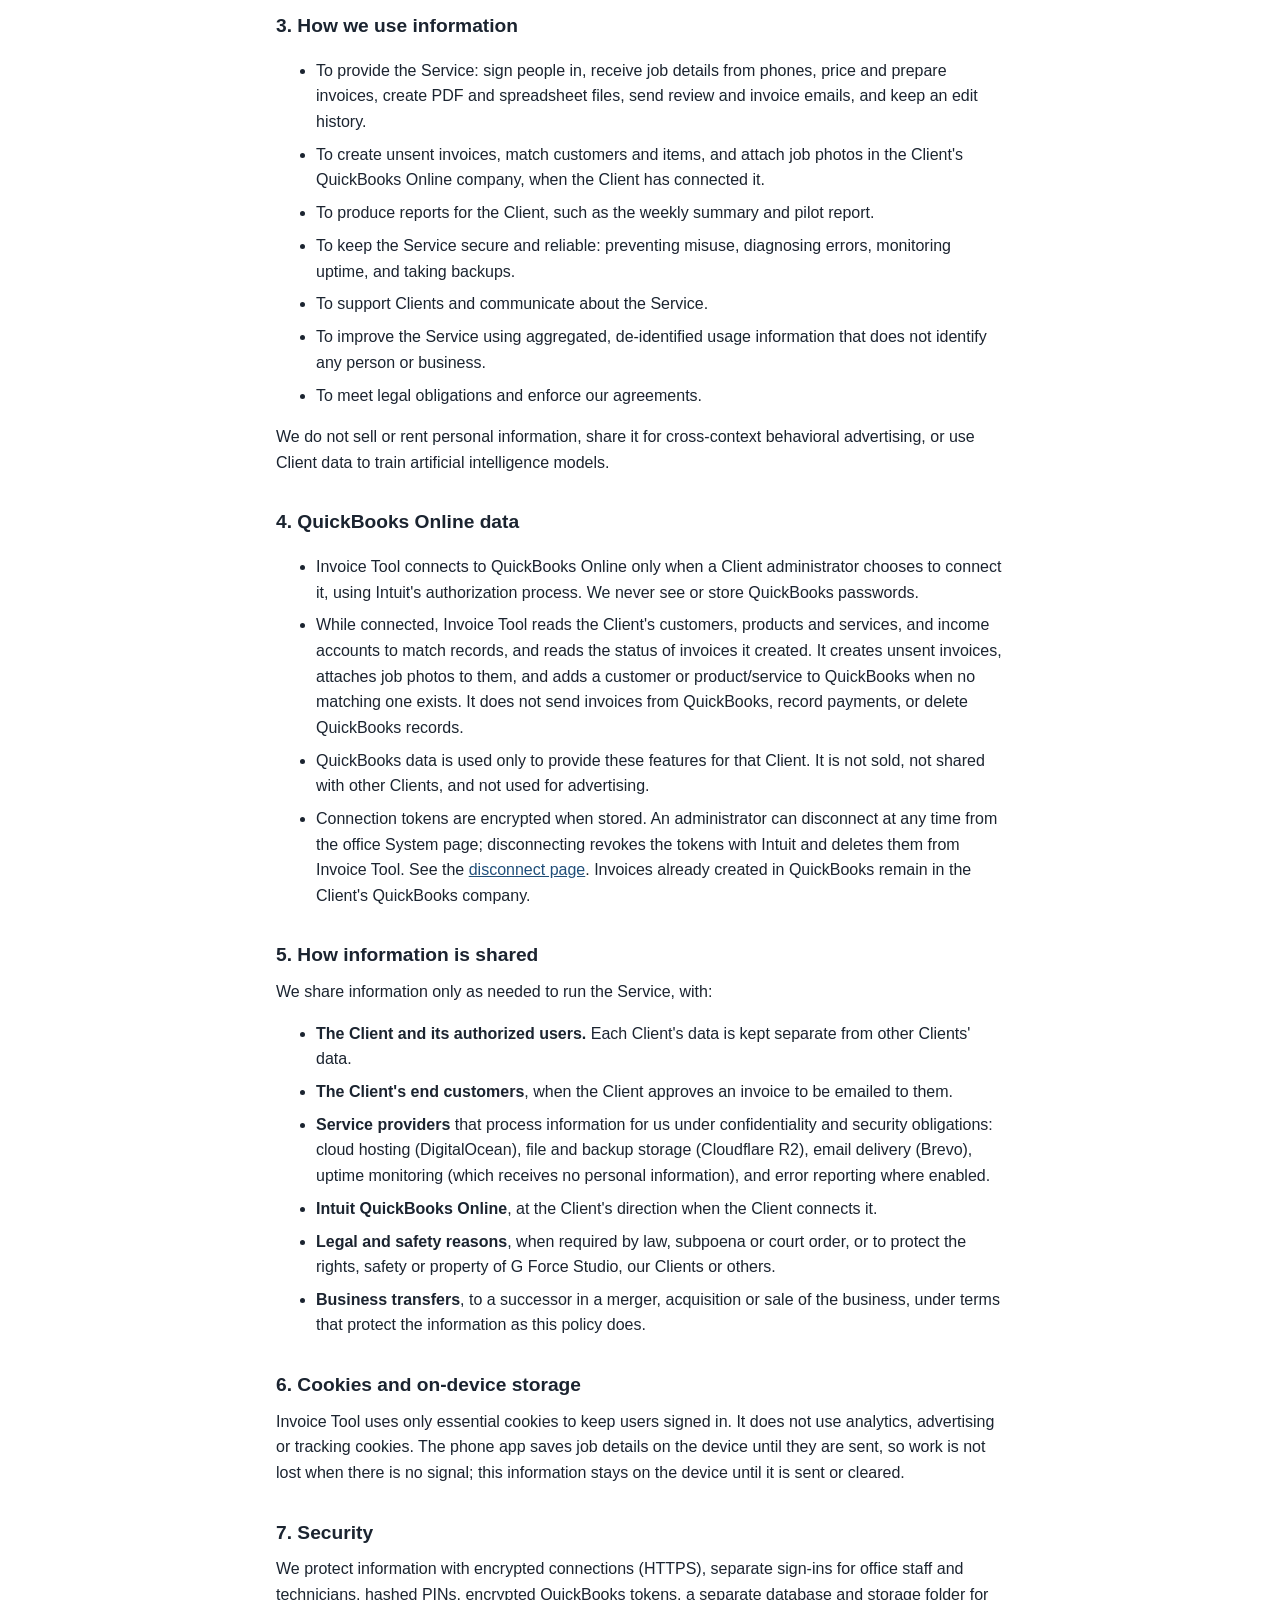
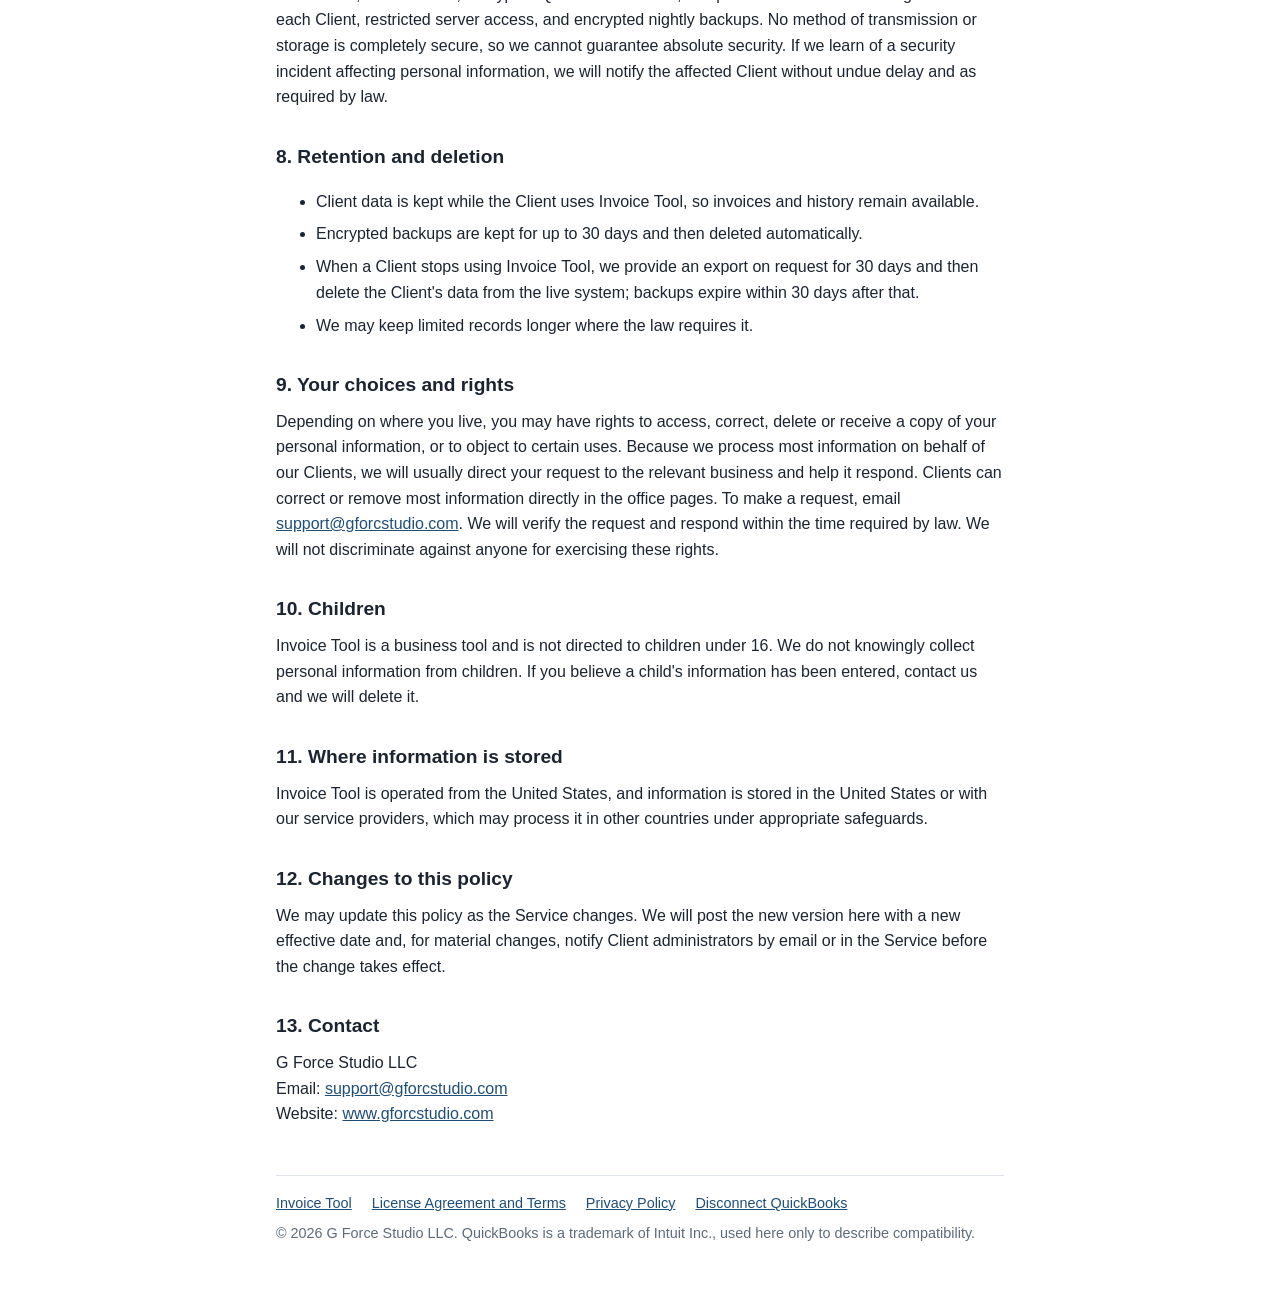
<file: privacy-policy.html>
<!doctype html>
<html lang="en">
<head>
<meta charset="utf-8">
<meta name="viewport" content="width=device-width, initial-scale=1">
<title>Invoice Tool Privacy Policy</title>
<meta name="description" content="How G Force Studio LLC collects, uses and protects information in Invoice Tool.">
<link rel="stylesheet" href="style.css">
</head>
<body>
<main>
<header class="doc">
  <p class="kicker">Invoice Tool by G Force Studio LLC</p>
  <h1>Privacy Policy</h1>
  <p class="meta">Effective November 15, 2026</p>
</header>

<div class="summary">
  <h2>The short version</h2>
  <ul>
    <li>We collect only what is needed to turn job details into invoices for the businesses that use Invoice Tool.</li>
    <li>We never sell personal information, never use it for advertising, and do not use tracking or advertising cookies.</li>
    <li>QuickBooks data is used only to match records and create invoices at the business's direction. The connection can be removed at any time.</li>
    <li>Questions or deletion requests: <a href="mailto:support@gforcstudio.com">support@gforcstudio.com</a>.</li>
  </ul>
</div>

<h2>1. Who we are and what this covers</h2>
<p>G Force Studio LLC ("G Force Studio", "we", "us"), a Wisconsin limited liability company, provides Invoice Tool, invoicing software used by service businesses (our "Clients"). This policy explains what information Invoice Tool handles, how it is used and shared, and the choices available. It applies to the technician phone app, the office web pages, the emails Invoice Tool sends, and its QuickBooks Online connection.</p>
<p>Each Client decides what information to put into Invoice Tool about its own customers and staff. For that information, G Force Studio acts as the Client's service provider (processor), and the Client is responsible for its own privacy notices to its customers and staff. If you are a Client's customer and have a question about your information, you can contact that business directly or contact us and we will pass your request to them.</p>

<h2>2. Information we handle</h2>
<div class="table-scroll">
<table>
  <thead><tr><th>Category</th><th>Examples</th><th>Where it comes from</th></tr></thead>
  <tbody>
    <tr><td>Office user accounts</td><td>Name, work email, role, sign-in times, active time on office pages</td><td>The Client's administrators and the user</td></tr>
    <tr><td>Technician accounts</td><td>Name, technician ID, PIN (stored only as a one-way hash), sign-in times</td><td>The Client's administrators</td></tr>
    <tr><td>End customer details</td><td>Name, email addresses, phone numbers, billing and service addresses</td><td>The Client's staff, imports, or the Client's QuickBooks company</td></tr>
    <tr><td>Job and invoice details</td><td>Work performed, parts and labor, prices, notes, photos, PO numbers, equipment model and serial numbers, warranty status, invoice files and totals, edit history</td><td>Technicians and office staff</td></tr>
    <tr><td>Email records</td><td>Who an invoice or review email was sent to, when, and whether sending succeeded</td><td>Generated by the Service</td></tr>
    <tr><td>QuickBooks connection</td><td>Access tokens (stored encrypted), company ID, and matches between Invoice Tool records and QuickBooks customers and items</td><td>The Client's QuickBooks Online company, after an administrator connects it</td></tr>
    <tr><td>Technical information</td><td>Server logs (time, page requested, IP address, browser type), error reports, and timing of phone submissions</td><td>Devices using the Service</td></tr>
  </tbody>
</table>
</div>
<p>Invoice Tool does not ask for payment card numbers, bank account numbers, Social Security numbers or other government ID numbers, and Clients should not enter them.</p>

<h2>3. How we use information</h2>
<ul>
  <li>To provide the Service: sign people in, receive job details from phones, price and prepare invoices, create PDF and spreadsheet files, send review and invoice emails, and keep an edit history.</li>
  <li>To create unsent invoices, match customers and items, and attach job photos in the Client's QuickBooks Online company, when the Client has connected it.</li>
  <li>To produce reports for the Client, such as the weekly summary and pilot report.</li>
  <li>To keep the Service secure and reliable: preventing misuse, diagnosing errors, monitoring uptime, and taking backups.</li>
  <li>To support Clients and communicate about the Service.</li>
  <li>To improve the Service using aggregated, de-identified usage information that does not identify any person or business.</li>
  <li>To meet legal obligations and enforce our agreements.</li>
</ul>
<p>We do not sell or rent personal information, share it for cross-context behavioral advertising, or use Client data to train artificial intelligence models.</p>

<h2>4. QuickBooks Online data</h2>
<ul>
  <li>Invoice Tool connects to QuickBooks Online only when a Client administrator chooses to connect it, using Intuit's authorization process. We never see or store QuickBooks passwords.</li>
  <li>While connected, Invoice Tool reads the Client's customers, products and services, and income accounts to match records, and reads the status of invoices it created. It creates unsent invoices, attaches job photos to them, and adds a customer or product/service to QuickBooks when no matching one exists. It does not send invoices from QuickBooks, record payments, or delete QuickBooks records.</li>
  <li>QuickBooks data is used only to provide these features for that Client. It is not sold, not shared with other Clients, and not used for advertising.</li>
  <li>Connection tokens are encrypted when stored. An administrator can disconnect at any time from the office System page; disconnecting revokes the tokens with Intuit and deletes them from Invoice Tool. See the <a href="disconnect.html">disconnect page</a>. Invoices already created in QuickBooks remain in the Client's QuickBooks company.</li>
</ul>

<h2>5. How information is shared</h2>
<p>We share information only as needed to run the Service, with:</p>
<ul>
  <li><strong>The Client and its authorized users.</strong> Each Client's data is kept separate from other Clients' data.</li>
  <li><strong>The Client's end customers</strong>, when the Client approves an invoice to be emailed to them.</li>
  <li><strong>Service providers</strong> that process information for us under confidentiality and security obligations: cloud hosting (DigitalOcean), file and backup storage (Cloudflare R2), email delivery (Brevo), uptime monitoring (which receives no personal information), and error reporting where enabled.</li>
  <li><strong>Intuit QuickBooks Online</strong>, at the Client's direction when the Client connects it.</li>
  <li><strong>Legal and safety reasons</strong>, when required by law, subpoena or court order, or to protect the rights, safety or property of G Force Studio, our Clients or others.</li>
  <li><strong>Business transfers</strong>, to a successor in a merger, acquisition or sale of the business, under terms that protect the information as this policy does.</li>
</ul>

<h2>6. Cookies and on-device storage</h2>
<p>Invoice Tool uses only essential cookies to keep users signed in. It does not use analytics, advertising or tracking cookies. The phone app saves job details on the device until they are sent, so work is not lost when there is no signal; this information stays on the device until it is sent or cleared.</p>

<h2>7. Security</h2>
<p>We protect information with encrypted connections (HTTPS), separate sign-ins for office staff and technicians, hashed PINs, encrypted QuickBooks tokens, a separate database and storage folder for each Client, restricted server access, and encrypted nightly backups. No method of transmission or storage is completely secure, so we cannot guarantee absolute security. If we learn of a security incident affecting personal information, we will notify the affected Client without undue delay and as required by law.</p>

<h2>8. Retention and deletion</h2>
<ul>
  <li>Client data is kept while the Client uses Invoice Tool, so invoices and history remain available.</li>
  <li>Encrypted backups are kept for up to 30 days and then deleted automatically.</li>
  <li>When a Client stops using Invoice Tool, we provide an export on request for 30 days and then delete the Client's data from the live system; backups expire within 30 days after that.</li>
  <li>We may keep limited records longer where the law requires it.</li>
</ul>

<h2>9. Your choices and rights</h2>
<p>Depending on where you live, you may have rights to access, correct, delete or receive a copy of your personal information, or to object to certain uses. Because we process most information on behalf of our Clients, we will usually direct your request to the relevant business and help it respond. Clients can correct or remove most information directly in the office pages. To make a request, email <a href="mailto:support@gforcstudio.com">support@gforcstudio.com</a>. We will verify the request and respond within the time required by law. We will not discriminate against anyone for exercising these rights.</p>

<h2>10. Children</h2>
<p>Invoice Tool is a business tool and is not directed to children under 16. We do not knowingly collect personal information from children. If you believe a child's information has been entered, contact us and we will delete it.</p>

<h2>11. Where information is stored</h2>
<p>Invoice Tool is operated from the United States, and information is stored in the United States or with our service providers, which may process it in other countries under appropriate safeguards.</p>

<h2>12. Changes to this policy</h2>
<p>We may update this policy as the Service changes. We will post the new version here with a new effective date and, for material changes, notify Client administrators by email or in the Service before the change takes effect.</p>

<h2>13. Contact</h2>
<p>G Force Studio LLC<br>
Email: <a href="mailto:support@gforcstudio.com">support@gforcstudio.com</a><br>
Website: <a href="https://www.gforcstudio.com">www.gforcstudio.com</a></p>

<footer>
  <a href="index.html">Invoice Tool</a>
  <a href="eula.html">License Agreement and Terms</a>
  <a href="privacy-policy.html">Privacy Policy</a>
  <a href="disconnect.html">Disconnect QuickBooks</a>
  <p>© 2026 G Force Studio LLC. QuickBooks is a trademark of Intuit Inc., used here only to describe compatibility.</p>
</footer>
</main>
</body>
</html>
</file>
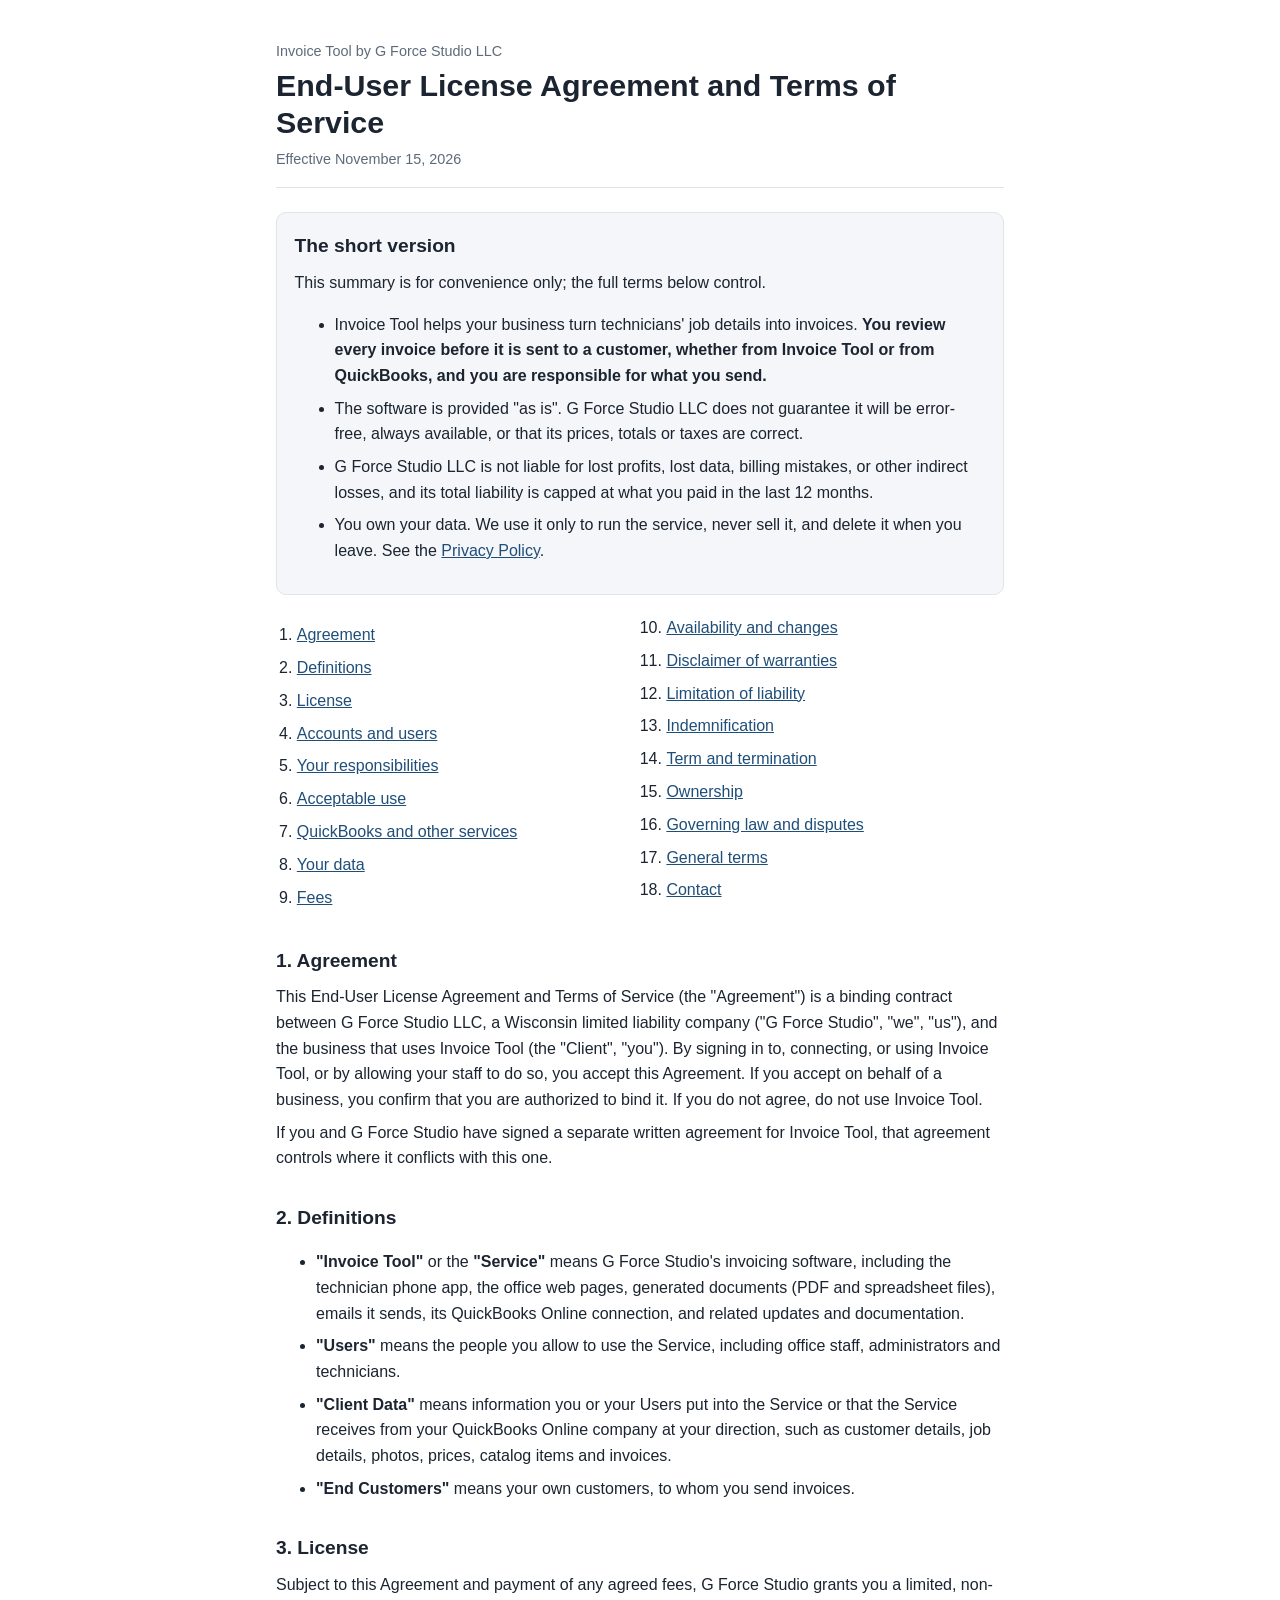
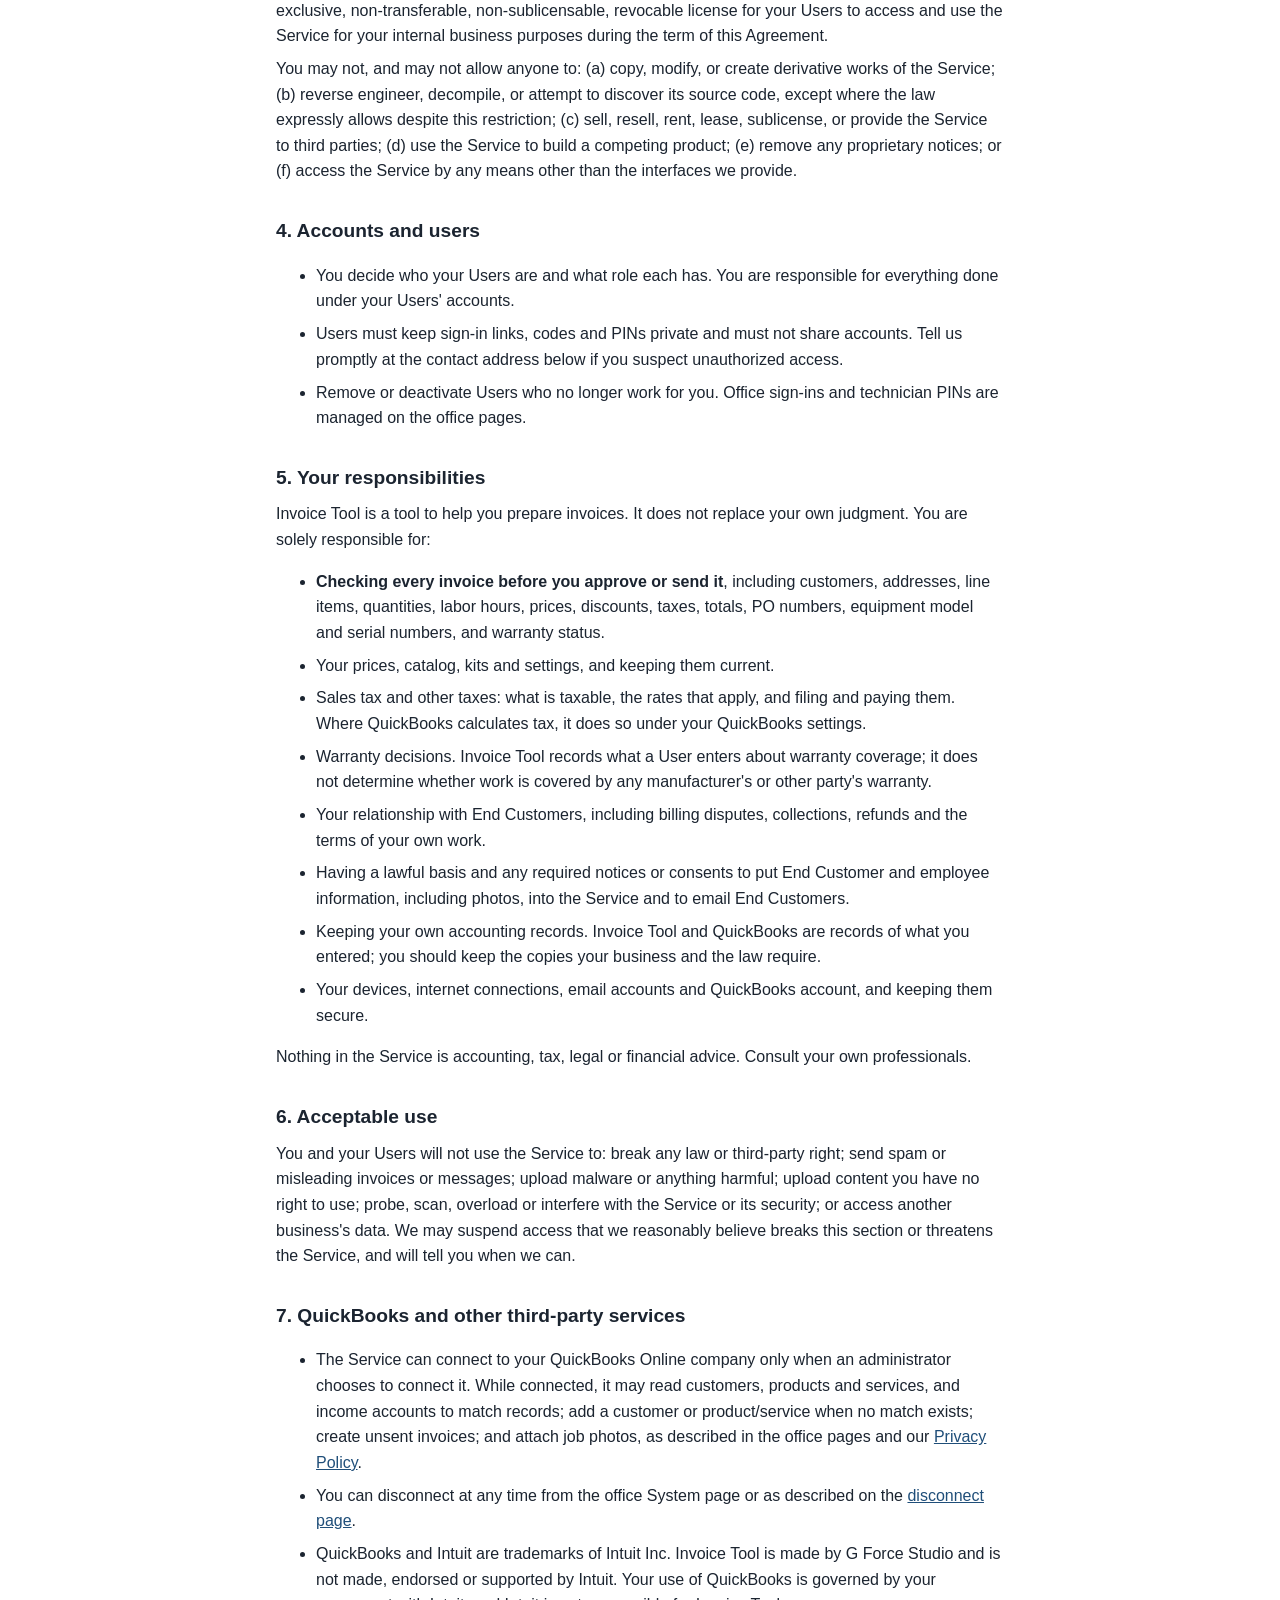
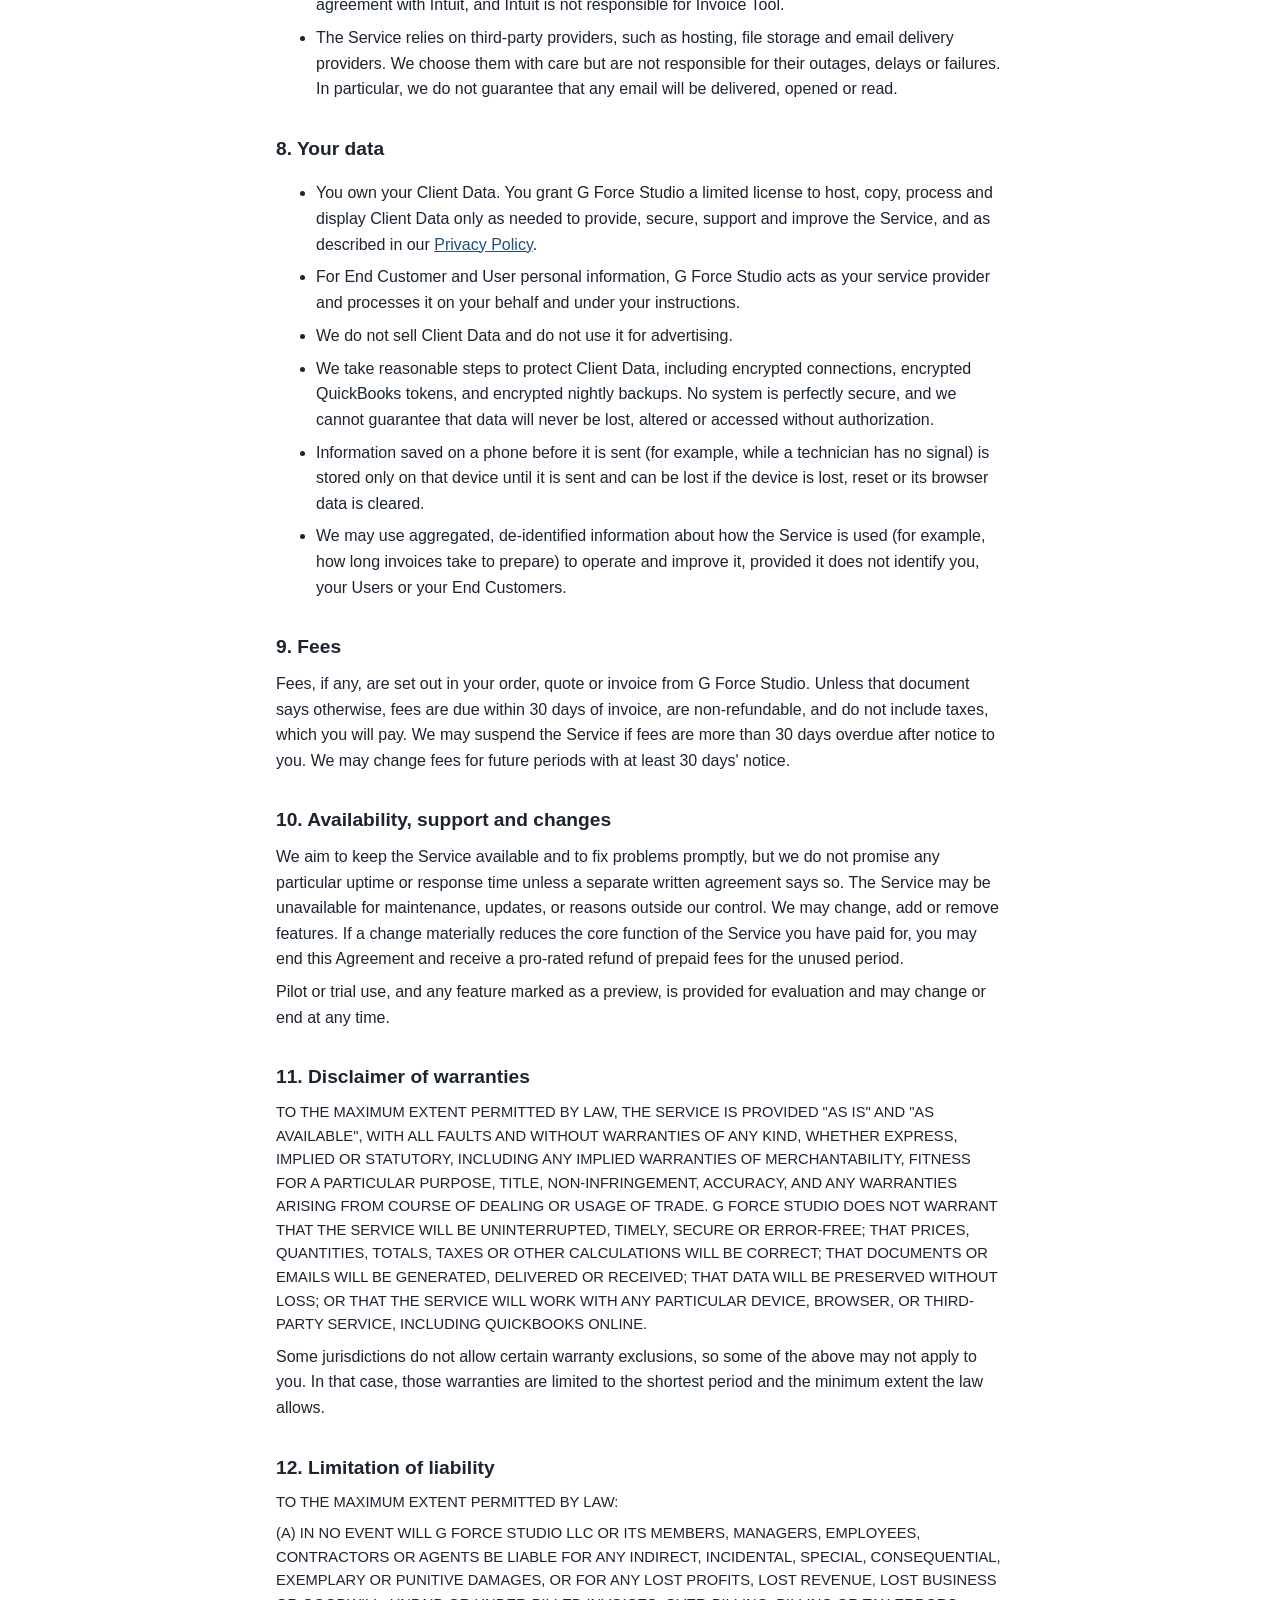
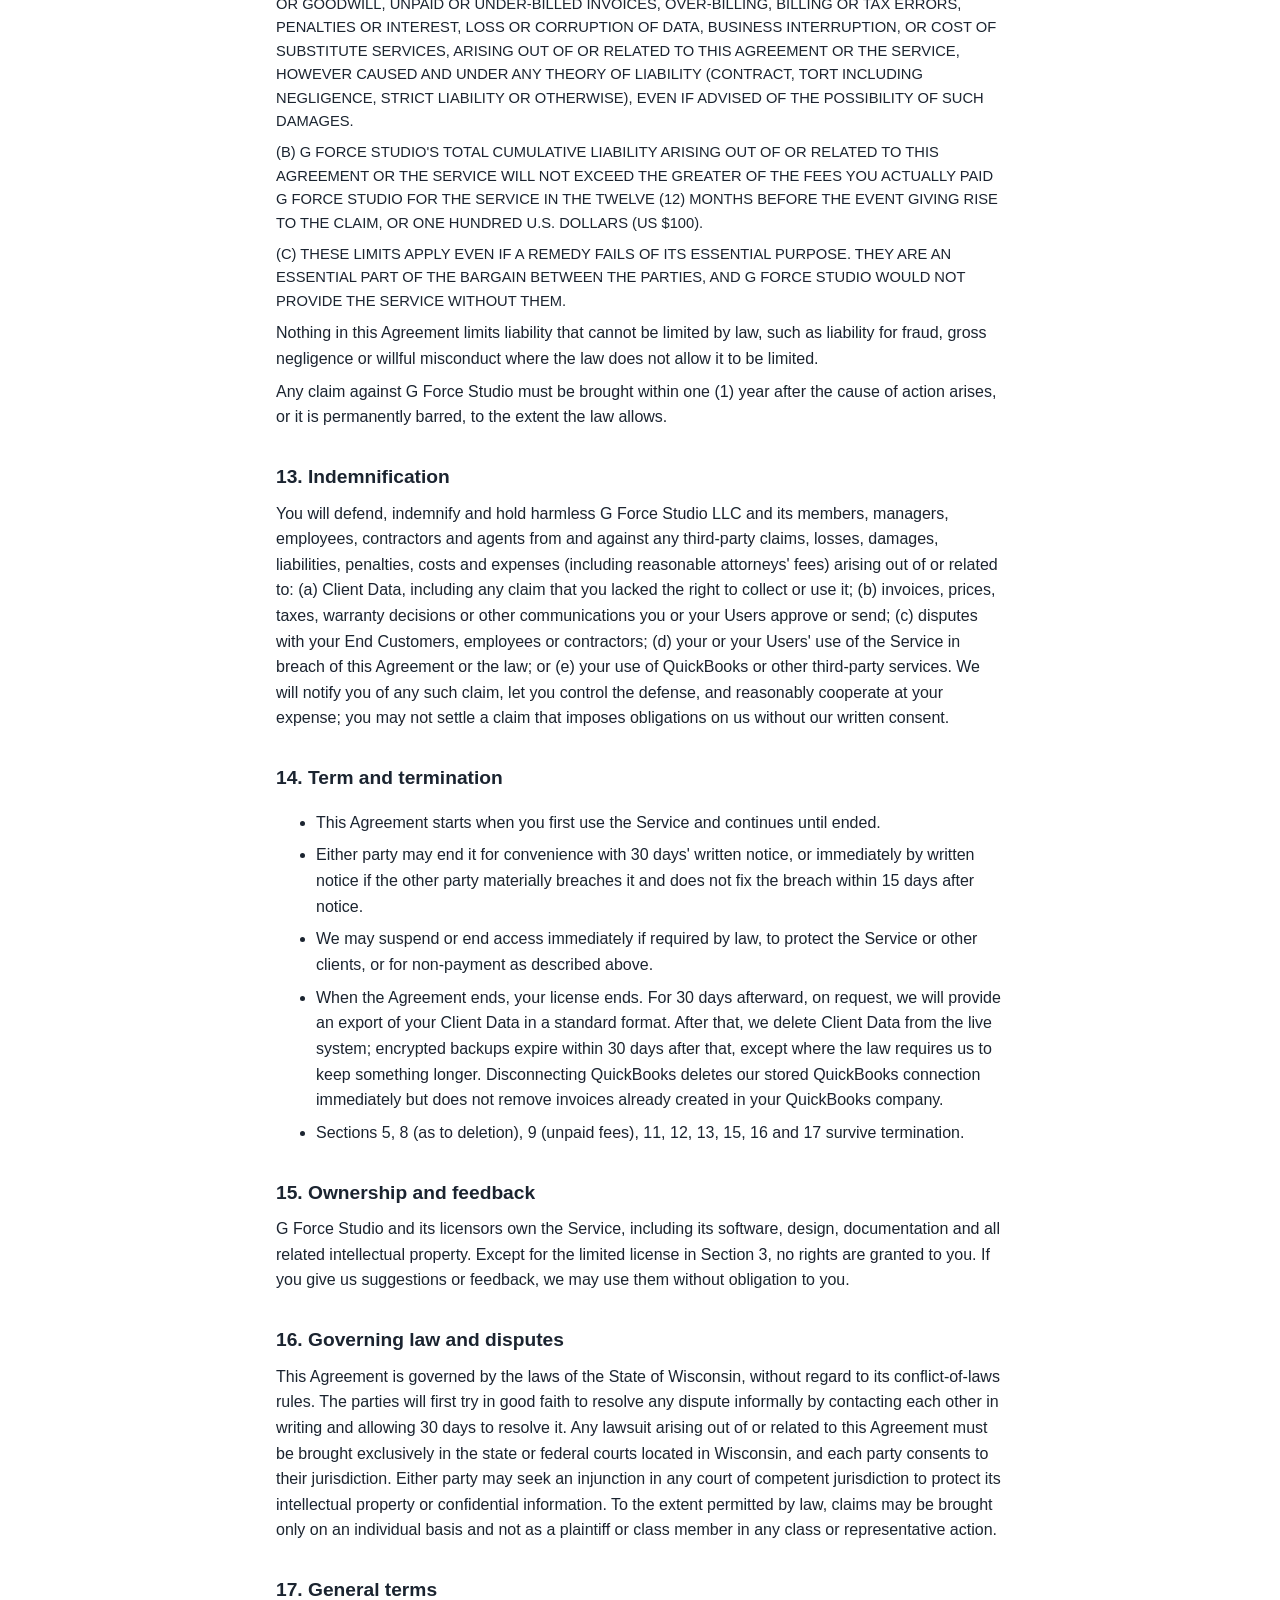
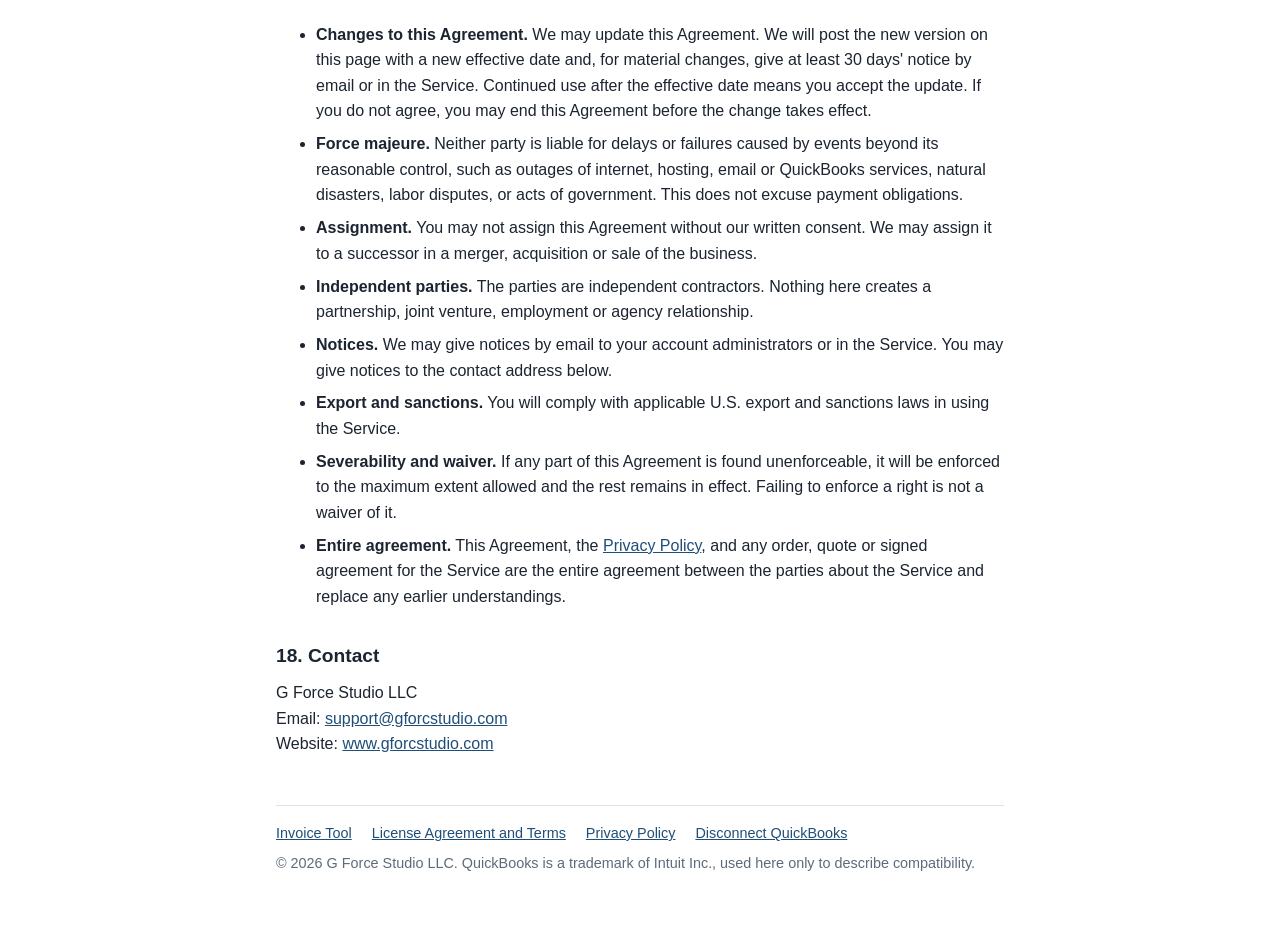
<file: terms.html>
<!doctype html>
<html lang="en">
<head>
<meta charset="utf-8">
<meta name="viewport" content="width=device-width, initial-scale=1">
<title>Invoice Tool Terms</title>
<meta http-equiv="refresh" content="0; url=eula.html">
<link rel="canonical" href="eula.html">
<link rel="stylesheet" href="style.css">
</head>
<body>
<main>
<p>The Invoice Tool Terms of Service are part of the <a href="eula.html">End-User License Agreement and Terms of Service</a>.</p>
</main>
</body>
</html>
</file>
<file: style.css>
:root {
  --bg: #ffffff; --text: #1b2430; --muted: #5d6b7a; --line: #dfe4ea; --brand: #1f4e79; --box: #f4f6f9;
  color-scheme: light dark;
}
@media (prefers-color-scheme: dark) {
  :root:not([data-theme="light"]) { --bg: #10161d; --text: #e6ebf0; --muted: #9aa8b6; --line: #2c3743; --brand: #8cc4ff; --box: #18212b; }
}
* { box-sizing: border-box; }
body { margin: 0; background: var(--bg); color: var(--text); font: 16px/1.6 -apple-system, BlinkMacSystemFont, "Segoe UI", Roboto, sans-serif; }
main { max-width: 760px; margin: 0 auto; padding: 2.5rem 16px 4rem; }
header.doc { border-bottom: 1px solid var(--line); margin-bottom: 1.5rem; padding-bottom: 1rem; }
.kicker { color: var(--muted); font-size: .9rem; margin: 0 0 .25rem; }
h1 { font-size: 1.9rem; line-height: 1.2; margin: 0 0 .5rem; }
h2 { font-size: 1.2rem; margin: 2rem 0 .5rem; }
h3 { font-size: 1rem; margin: 1.25rem 0 .35rem; }
p, li { margin: .45rem 0; }
a { color: var(--brand); }
.meta { color: var(--muted); font-size: .9rem; margin: 0; }
.summary { background: var(--box); border: 1px solid var(--line); border-radius: 10px; padding: .9rem 1.1rem; margin: 1.25rem 0; }
.summary h2 { margin-top: .25rem; }
.caps { text-transform: uppercase; font-size: .92rem; }
nav.toc ol { padding-left: 1.3rem; columns: 2; column-gap: 2rem; }
@media (max-width: 600px) { nav.toc ol { columns: 1; } }
table { width: 100%; border-collapse: collapse; margin: .75rem 0; font-size: .95rem; }
th, td { text-align: left; vertical-align: top; padding: .5rem .6rem; border-bottom: 1px solid var(--line); }
th { color: var(--muted); font-size: .8rem; text-transform: uppercase; letter-spacing: .03em; }
.table-scroll { overflow-x: auto; }
footer { margin-top: 3rem; padding-top: 1rem; border-top: 1px solid var(--line); color: var(--muted); font-size: .9rem; }
footer a { margin-right: 1rem; }
</file>
